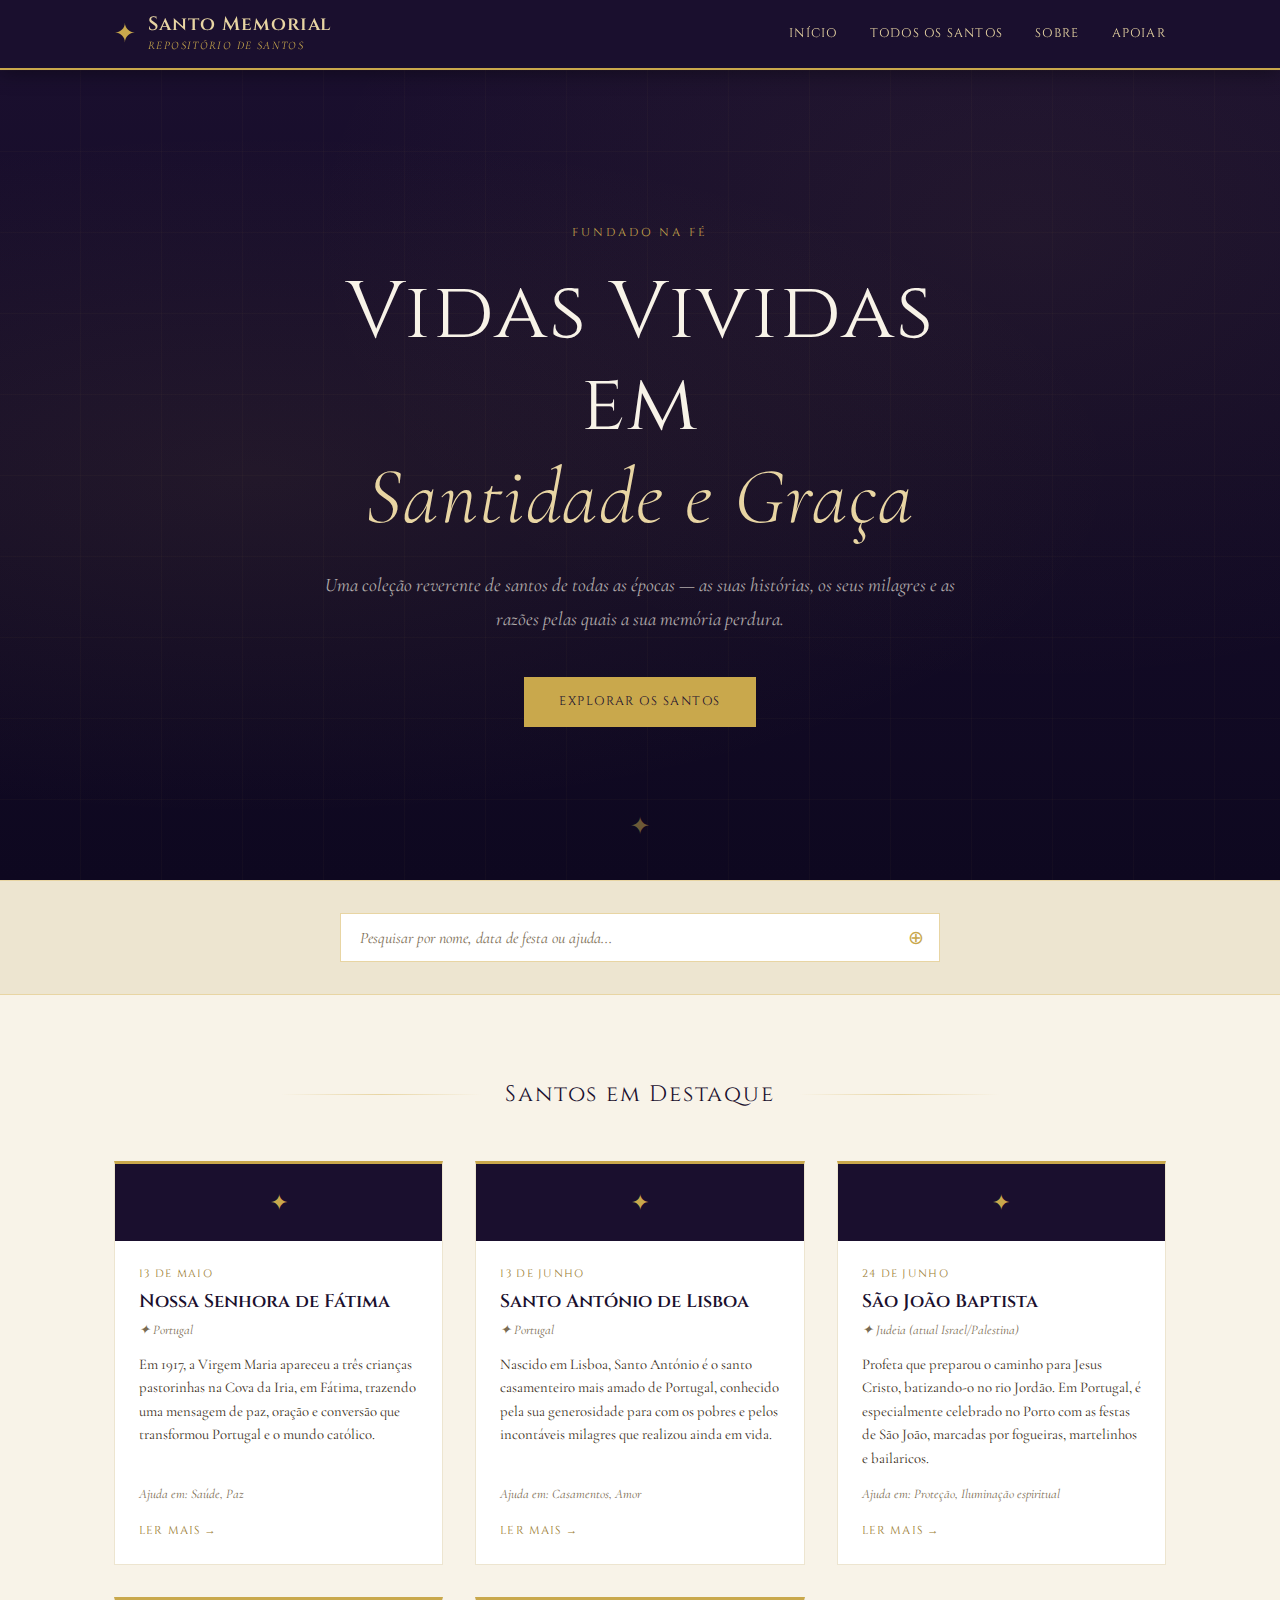
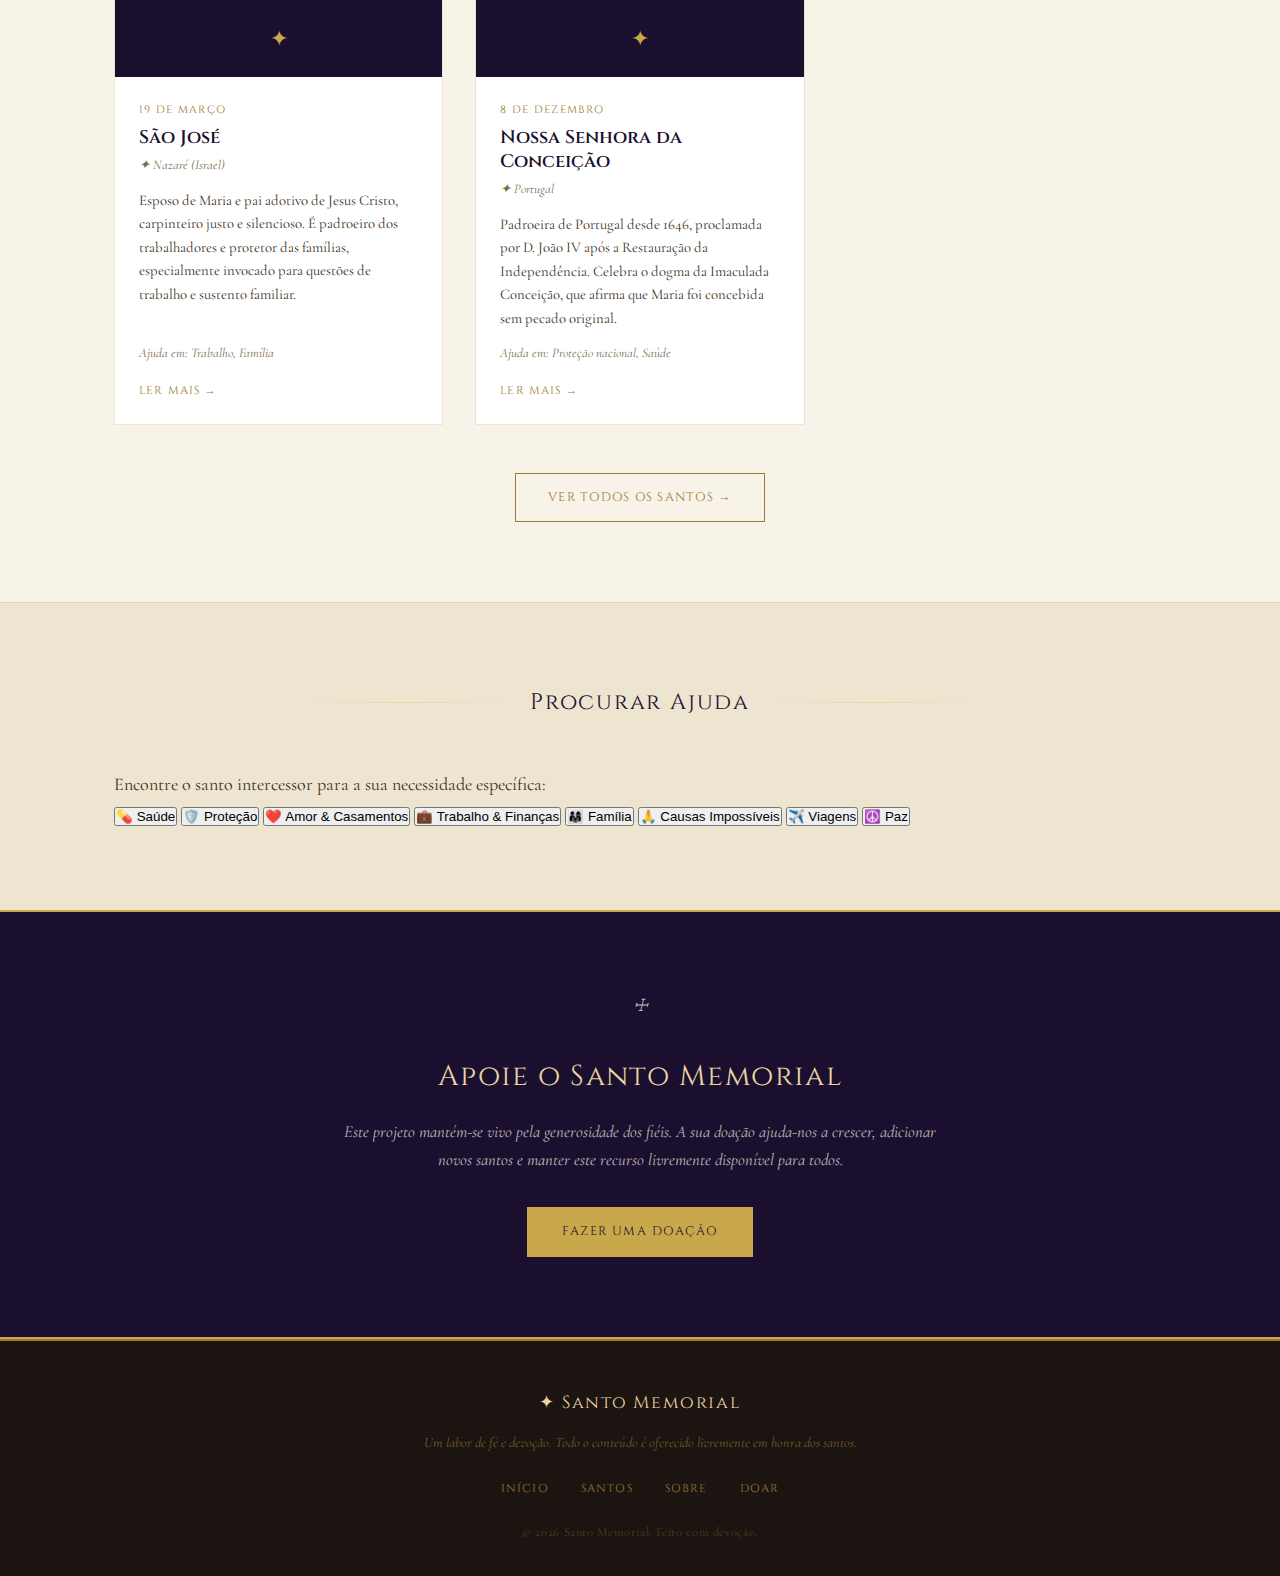
<file: index.html>
<!DOCTYPE html>
<html lang="pt">
<head>
  <meta charset="UTF-8" />
  <meta name="viewport" content="width=device-width, initial-scale=1.0"/>
  <title>Santo Memorial – Repositório de Santos</title>
  <meta name="description" content="Santo Memorial é uma coleção reverente de santos, as suas histórias e o legado duradouro através dos tempos."/>
  <link rel="stylesheet" href="style.css"/>
  <link rel="preconnect" href="https://fonts.googleapis.com"/>
  <link href="https://fonts.googleapis.com/css2?family=Cormorant+Garamond:ital,wght@0,300;0,400;0,600;1,300;1,400&family=Cinzel:wght@400;600&family=EB+Garamond:ital@0;1&display=swap" rel="stylesheet"/>
</head>
<body>

  <!-- CABEÇALHO -->
  <header class="site-header">
    <div class="header-inner">
      <div class="logo-block">
        <span class="logo-cross">✦</span>
        <div>
          <h1 class="site-title">Santo Memorial</h1>
          <p class="site-tagline">Repositório de Santos</p>
        </div>
      </div>
      <nav class="main-nav">
        <a href="index.html">Início</a>
        <a href="saints.html">Todos os Santos</a>
        <a href="about.html">Sobre</a>
        <a href="donate.html">Apoiar</a>
      </nav>
      <button class="nav-toggle" onclick="toggleMenu()" aria-label="Menu">☰</button>
    </div>
    <div class="mobile-nav" id="mobileNav">
      <a href="index.html">Início</a>
      <a href="saints.html">Todos os Santos</a>
      <a href="about.html">Sobre</a>
      <a href="donate.html">Apoiar</a>
    </div>
  </header>

  <!-- HERO -->
  <section class="hero">
    <div class="hero-bg"></div>
    <div class="hero-content">
      <p class="hero-eyebrow">Fundado na Fé</p>
      <h2 class="hero-title">Vidas Vividas em<br/><em>Santidade e Graça</em></h2>
      <p class="hero-subtitle">Uma coleção reverente de santos de todas as épocas — as suas histórias, os seus milagres e as razões pelas quais a sua memória perdura.</p>
      <a href="saints.html" class="btn-primary">Explorar os Santos</a>
    </div>
    <div class="hero-ornament">✦</div>
  </section>

  <!-- BARRA DE PESQUISA -->
  <section class="search-section">
    <div class="container">
      <div class="search-wrap">
        <input type="text" id="searchInput" placeholder="Pesquisar por nome, data de festa ou ajuda..." oninput="searchSaints()" />
        <span class="search-icon">⊕</span>
      </div>
      <div id="searchResults" class="search-results hidden"></div>
    </div>
  </section>

  <!-- SANTOS EM DESTAQUE -->
  <section class="featured-section">
    <div class="container">
      <div class="section-header">
        <span class="section-rule"></span>
        <h2 class="section-title">Santos em Destaque</h2>
        <span class="section-rule"></span>
      </div>
      <div class="saints-grid" id="featuredGrid">
        <!-- Preenchido por JS -->
      </div>
      <div class="center-btn">
        <a href="saints.html" class="btn-secondary">Ver Todos os Santos →</a>
      </div>
    </div>
  </section>

  <!-- FILTRO POR CATEGORIA DE AJUDA -->
  <section class="filter-section">
    <div class="container">
      <div class="section-header">
        <span class="section-rule"></span>
        <h2 class="section-title">Procurar Ajuda</h2>
        <span class="section-rule"></span>
      </div>
      <p class="help-intro">Encontre o santo intercessor para a sua necessidade específica:</p>
      <div class="category-grid">
        <button onclick="filterByCategory('Saúde')">💊 Saúde</button>
        <button onclick="filterByCategory('Proteção')">🛡️ Proteção</button>
        <button onclick="filterByCategory('Amor')">❤️ Amor & Casamentos</button>
        <button onclick="filterByCategory('Trabalho')">💼 Trabalho & Finanças</button>
        <button onclick="filterByCategory('Família')">👨‍👩‍👧 Família</button>
        <button onclick="filterByCategory('Causas impossíveis')">🙏 Causas Impossíveis</button>
        <button onclick="filterByCategory('Viagens')">✈️ Viagens</button>
        <button onclick="filterByCategory('Paz')">☮️ Paz</button>
      </div>
      <div class="saints-grid" id="categoryGrid"></div>
    </div>
  </section>

  <!-- BANNER DE DOAÇÃO -->
  <section class="donate-banner">
    <div class="container">
      <p class="donate-icon">☩</p>
      <h3>Apoie o Santo Memorial</h3>
      <p>Este projeto mantém-se vivo pela generosidade dos fiéis. A sua doação ajuda-nos a crescer, adicionar novos santos e manter este recurso livremente disponível para todos.</p>
      <a href="donate.html" class="btn-primary">Fazer uma Doação</a>
    </div>
  </section>

  <!-- RODAPÉ -->
  <footer class="site-footer">
    <div class="container">
      <div class="footer-logo">✦ Santo Memorial</div>
      <p class="footer-text">Um labor de fé e devoção. Todo o conteúdo é oferecido livremente em honra dos santos.</p>
      <div class="footer-links">
        <a href="index.html">Início</a>
        <a href="saints.html">Santos</a>
        <a href="about.html">Sobre</a>
        <a href="donate.html">Doar</a>
      </div>
      <p class="footer-copy">© <span id="year"></span> Santo Memorial. Feito com devoção.</p>
    </div>
  </footer>

  <script src="saints-data.js"></script>
  <script src="app.js"></script>
  <script>document.getElementById('year').textContent = new Date().getFullYear();</script>
</body>
</html>
</file>
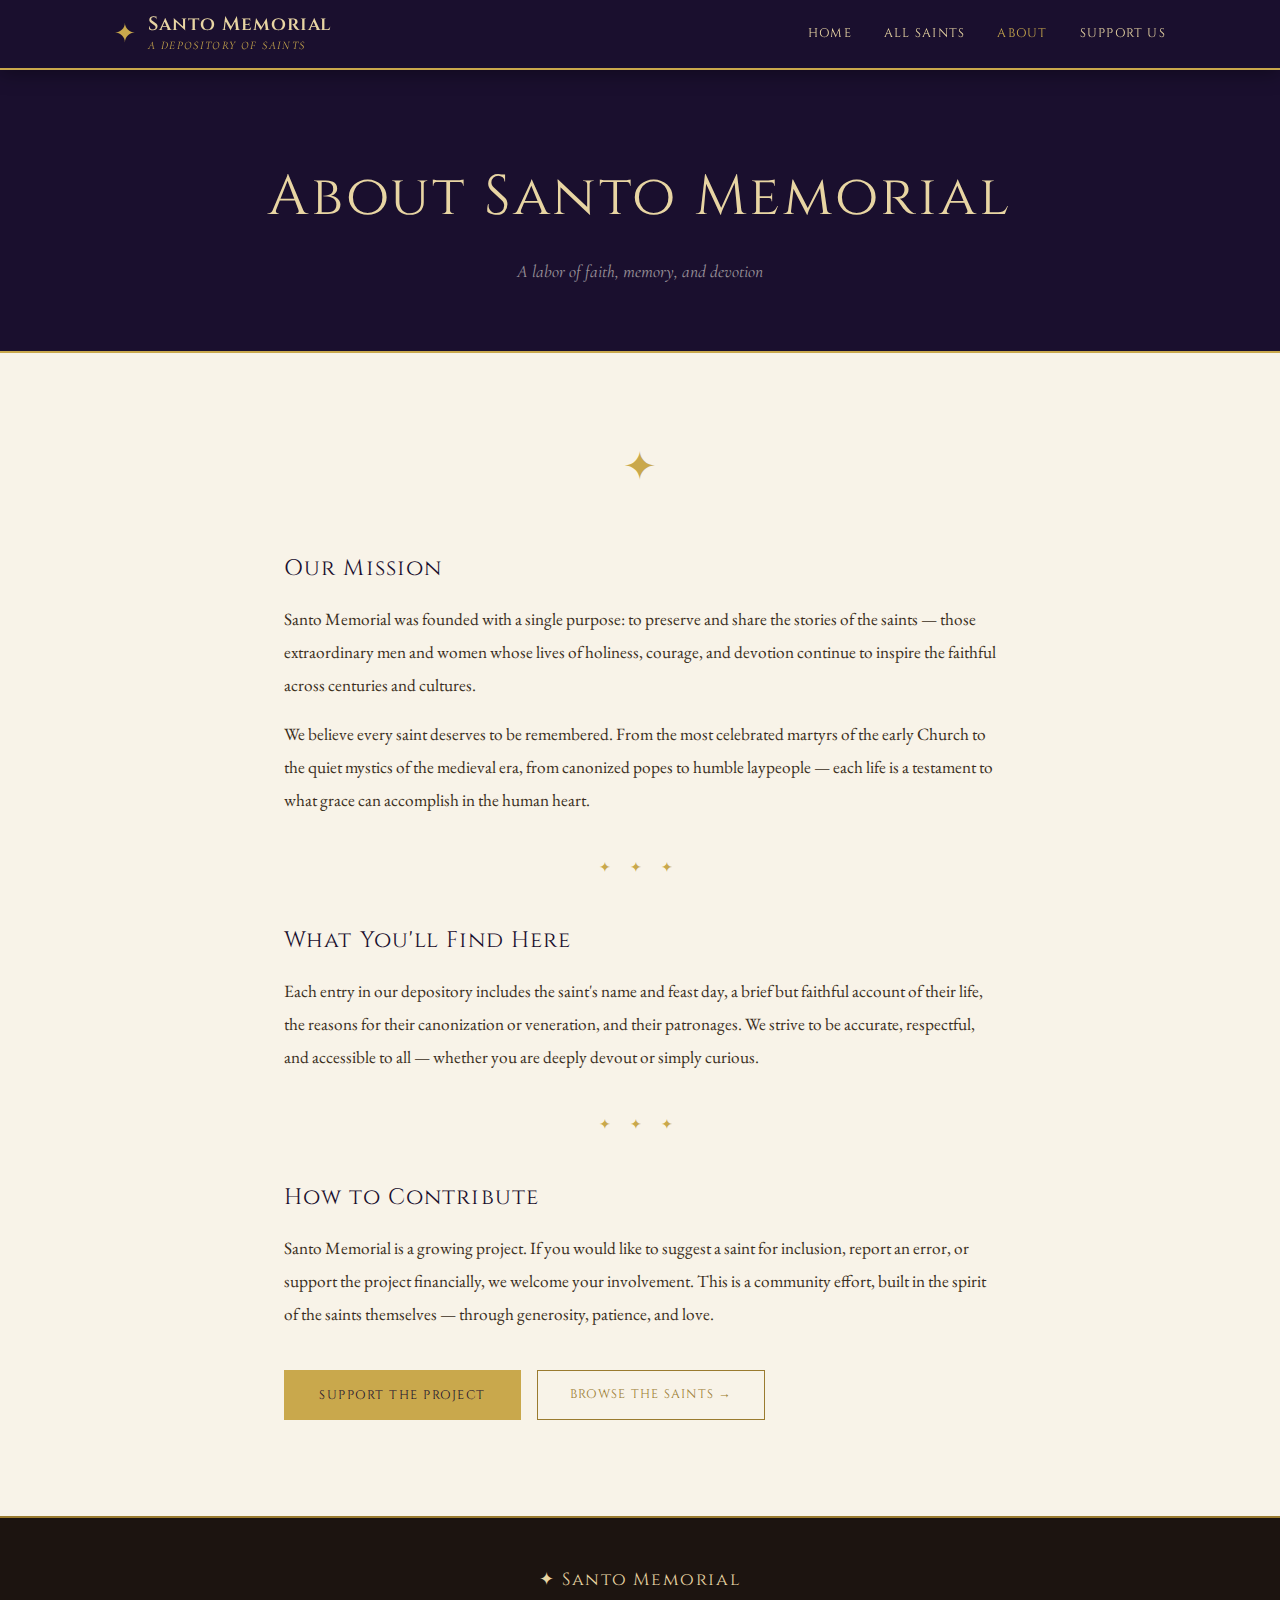
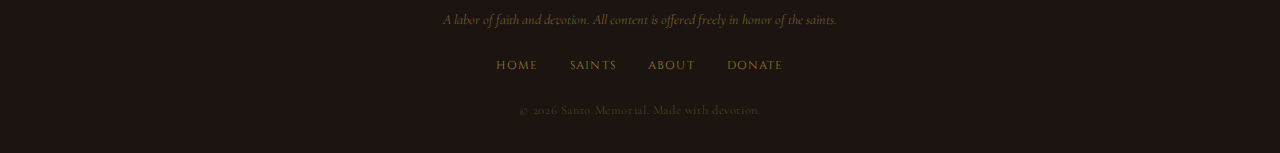
<file: about.html>
<!DOCTYPE html>
<html lang="en">
<head>
  <meta charset="UTF-8" />
  <meta name="viewport" content="width=device-width, initial-scale=1.0"/>
  <title>About – Santo Memorial</title>
  <link rel="stylesheet" href="style.css"/>
  <link rel="preconnect" href="https://fonts.googleapis.com"/>
  <link href="https://fonts.googleapis.com/css2?family=Cormorant+Garamond:ital,wght@0,300;0,400;0,600;1,300;1,400&family=Cinzel:wght@400;600&family=EB+Garamond:ital@0;1&display=swap" rel="stylesheet"/>
</head>
<body>

  <header class="site-header">
    <div class="header-inner">
      <div class="logo-block">
        <span class="logo-cross">✦</span>
        <div>
          <h1 class="site-title">Santo Memorial</h1>
          <p class="site-tagline">A Depository of Saints</p>
        </div>
      </div>
      <nav class="main-nav">
        <a href="index.html">Home</a>
        <a href="saints.html">All Saints</a>
        <a href="about.html" class="active">About</a>
        <a href="donate.html">Support Us</a>
      </nav>
      <button class="nav-toggle" onclick="toggleMenu()" aria-label="Menu">☰</button>
    </div>
    <div class="mobile-nav" id="mobileNav">
      <a href="index.html">Home</a>
      <a href="saints.html">All Saints</a>
      <a href="about.html">About</a>
      <a href="donate.html">Support Us</a>
    </div>
  </header>

  <section class="page-hero">
    <h2 class="page-hero-title">About Santo Memorial</h2>
    <p class="page-hero-sub">A labor of faith, memory, and devotion</p>
  </section>

  <section class="about-section">
    <div class="container about-container">

      <div class="about-ornament">✦</div>

      <div class="about-content">
        <h2>Our Mission</h2>
        <p>Santo Memorial was founded with a single purpose: to preserve and share the stories of the saints — those extraordinary men and women whose lives of holiness, courage, and devotion continue to inspire the faithful across centuries and cultures.</p>

        <p>We believe every saint deserves to be remembered. From the most celebrated martyrs of the early Church to the quiet mystics of the medieval era, from canonized popes to humble laypeople — each life is a testament to what grace can accomplish in the human heart.</p>

        <div class="about-divider">✦ ✦ ✦</div>

        <h2>What You'll Find Here</h2>
        <p>Each entry in our depository includes the saint's name and feast day, a brief but faithful account of their life, the reasons for their canonization or veneration, and their patronages. We strive to be accurate, respectful, and accessible to all — whether you are deeply devout or simply curious.</p>

        <div class="about-divider">✦ ✦ ✦</div>

        <h2>How to Contribute</h2>
        <p>Santo Memorial is a growing project. If you would like to suggest a saint for inclusion, report an error, or support the project financially, we welcome your involvement. This is a community effort, built in the spirit of the saints themselves — through generosity, patience, and love.</p>

        <div class="about-ctas">
          <a href="donate.html" class="btn-primary">Support the Project</a>
          <a href="saints.html" class="btn-secondary">Browse the Saints →</a>
        </div>
      </div>

    </div>
  </section>

  <footer class="site-footer">
    <div class="container">
      <div class="footer-logo">✦ Santo Memorial</div>
      <p class="footer-text">A labor of faith and devotion. All content is offered freely in honor of the saints.</p>
      <div class="footer-links">
        <a href="index.html">Home</a>
        <a href="saints.html">Saints</a>
        <a href="about.html">About</a>
        <a href="donate.html">Donate</a>
      </div>
      <p class="footer-copy">© <span id="year"></span> Santo Memorial. Made with devotion.</p>
    </div>
  </footer>

  <script src="saints-data.js"></script>
  <script src="app.js"></script>
  <script>document.getElementById('year').textContent = new Date().getFullYear();</script>
</body>
</html>
</file>
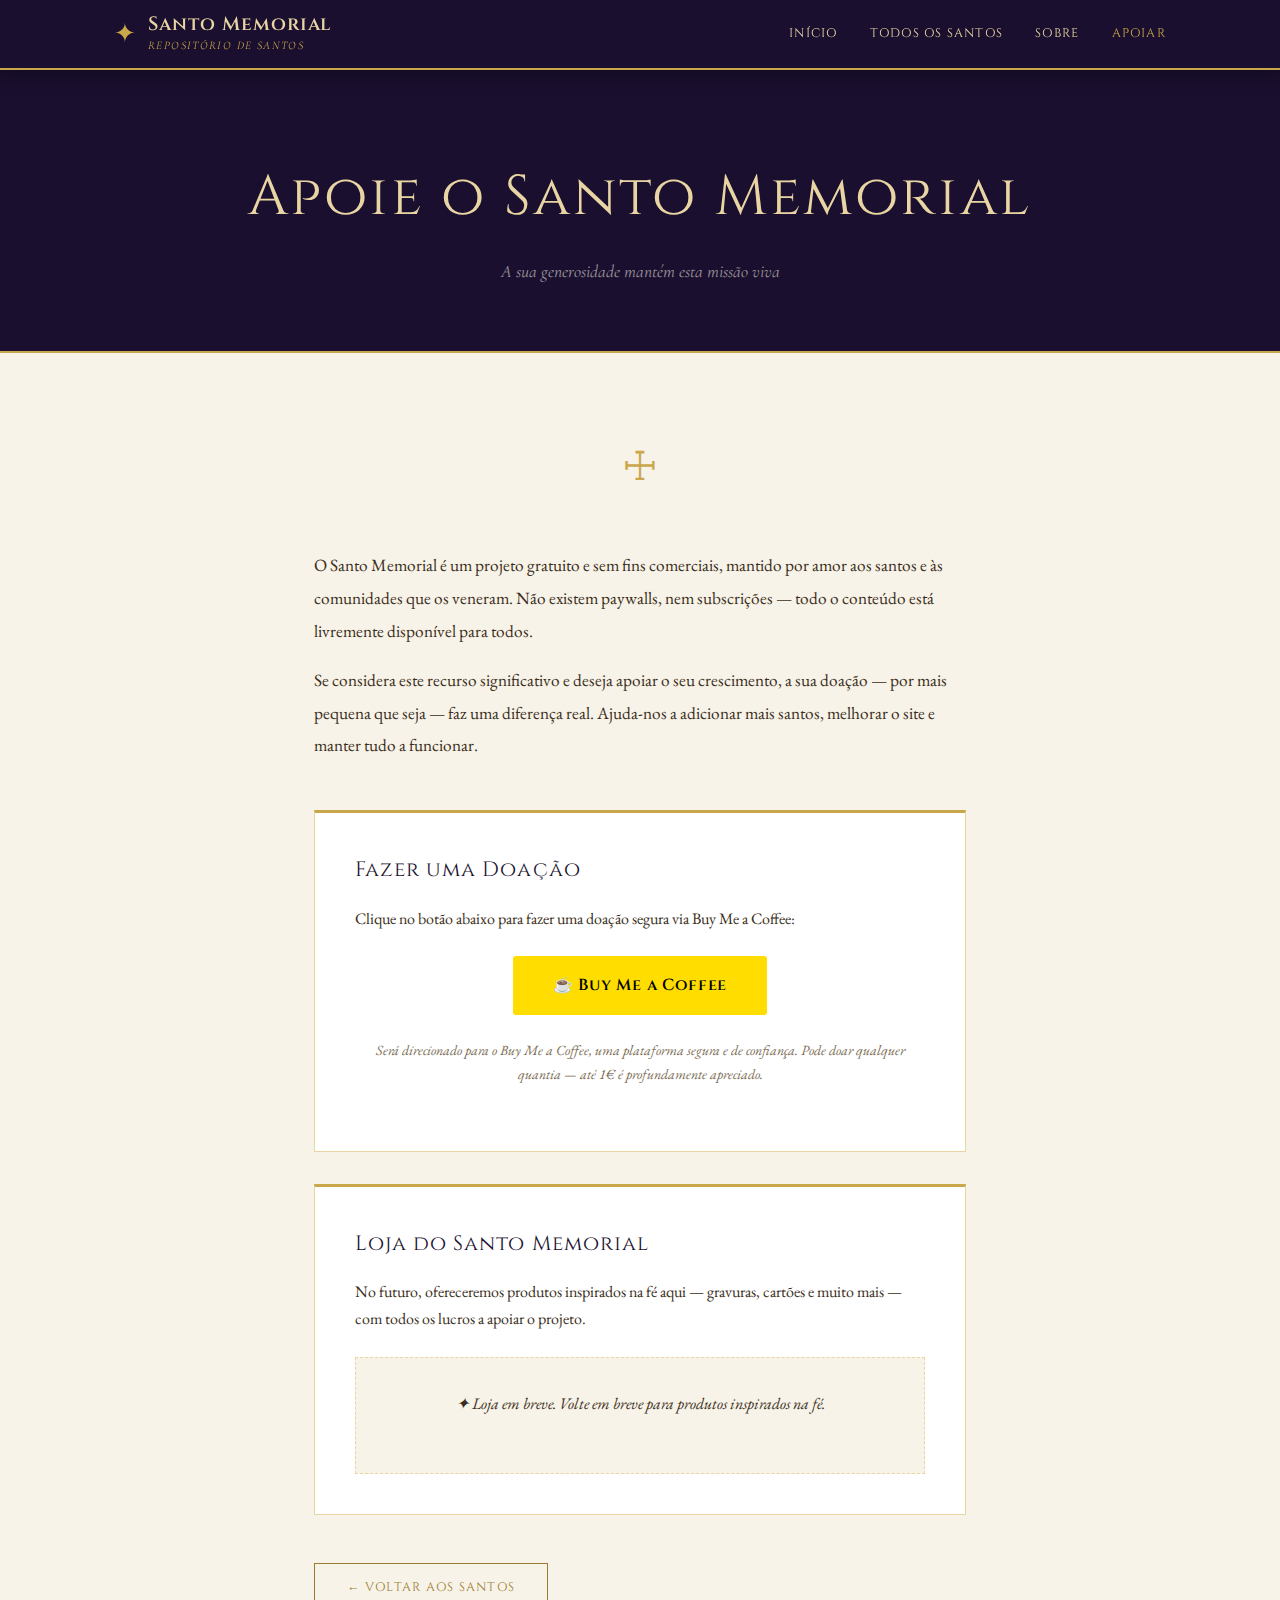
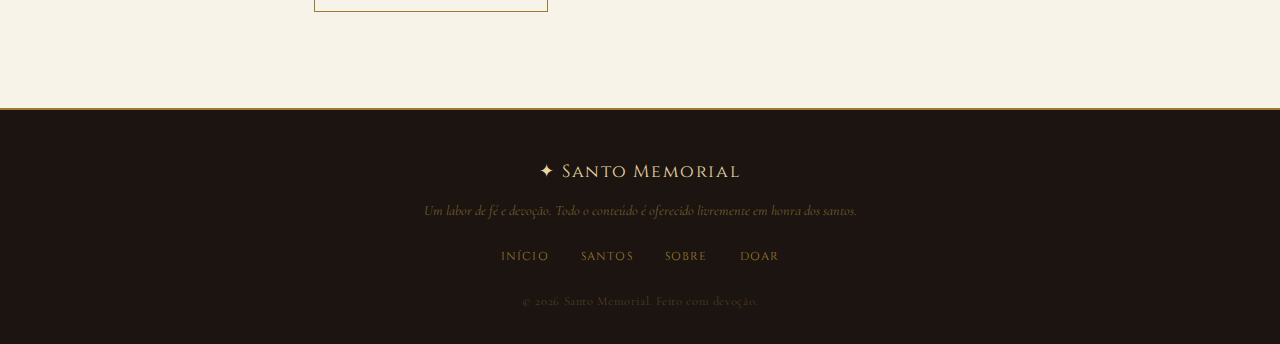
<file: donate.html>
<!DOCTYPE html>
<html lang="pt">
<head>
  <meta charset="UTF-8" />
  <meta name="viewport" content="width=device-width, initial-scale=1.0"/>
  <title>Apoiar – Santo Memorial</title>
  <link rel="stylesheet" href="style.css"/>
  <link rel="preconnect" href="https://fonts.googleapis.com"/>
  <link href="https://fonts.googleapis.com/css2?family=Cormorant+Garamond:ital,wght@0,300;0,400;0,600;1,300;1,400&family=Cinzel:wght@400;600&family=EB+Garamond:ital@0;1&display=swap" rel="stylesheet"/>
</head>
<body>

  <header class="site-header">
    <div class="header-inner">
      <div class="logo-block">
        <span class="logo-cross">✦</span>
        <div>
          <h1 class="site-title">Santo Memorial</h1>
          <p class="site-tagline">Repositório de Santos</p>
        </div>
      </div>
      <nav class="main-nav">
        <a href="index.html">Início</a>
        <a href="saints.html">Todos os Santos</a>
        <a href="about.html">Sobre</a>
        <a href="donate.html" class="active">Apoiar</a>
      </nav>
      <button class="nav-toggle" onclick="toggleMenu()" aria-label="Menu">☰</button>
    </div>
    <div class="mobile-nav" id="mobileNav">
      <a href="index.html">Início</a>
      <a href="saints.html">Todos os Santos</a>
      <a href="about.html">Sobre</a>
      <a href="donate.html">Apoiar</a>
    </div>
  </header>

  <section class="page-hero">
    <h2 class="page-hero-title">Apoie o Santo Memorial</h2>
    <p class="page-hero-sub">A sua generosidade mantém esta missão viva</p>
  </section>

  <section class="donate-section">
    <div class="container donate-container">

      <div class="about-ornament">☩</div>

      <div class="donate-intro">
        <p>O Santo Memorial é um projeto gratuito e sem fins comerciais, mantido por amor aos santos e às comunidades que os veneram. Não existem paywalls, nem subscrições — todo o conteúdo está livremente disponível para todos.</p>
        <p>Se considera este recurso significativo e deseja apoiar o seu crescimento, a sua doação — por mais pequena que seja — faz uma diferença real. Ajuda-nos a adicionar mais santos, melhorar o site e manter tudo a funcionar.</p>
      </div>

      <div class="donate-box">
        <h3>Fazer uma Doação</h3>
        <p>Clique no botão abaixo para fazer uma doação segura via Buy Me a Coffee:</p>

        <!-- ============================================================
             INSTRUÇÕES PARA GOMONTMI:
             1. Vá a https://www.buymeacoffee.com e crie uma conta GRATUITA
             2. Escolha um nome de página (ex: "santomemorial")
             3. Substitua YOUR_USERNAME abaixo pelo seu nome de utilizador real do Buy Me a Coffee
             4. Está feito! O botão funcionará automaticamente.
        =============================================================== -->

        <div class="bmac-wrap">
          <a href="https://www.buymeacoffee.com/YOUR_USERNAME" target="_blank" class="bmac-btn">
            ☕ Buy Me a Coffee
          </a>
        </div>

        <p class="donate-note">Será direcionado para o Buy Me a Coffee, uma plataforma segura e de confiança. Pode doar qualquer quantia — até 1€ é profundamente apreciado.</p>
      </div>

      <div class="donate-box" style="margin-top: 2rem;">
        <h3>Loja do Santo Memorial</h3>
        <p>No futuro, ofereceremos produtos inspirados na fé aqui — gravuras, cartões e muito mais — com todos os lucros a apoiar o projeto.</p>

        <!-- ============================================================
             INSTRUÇÕES PARA GOMONTMI (para a loja futura):
             1. Vá a https://gumroad.com e crie uma conta GRATUITA
             2. Adicione produtos (gravuras, cartões, etc.)
             3. Substitua o src do iframe abaixo pelo seu código de embed do Gumroad
             4. O Gumroad cobra uma pequena % por venda — sem taxa mensal
        =============================================================== -->

        <div class="shop-placeholder">
          <p>✦ Loja em breve. Volte em breve para produtos inspirados na fé.</p>
        </div>
      </div>

      <div class="about-ctas" style="margin-top: 3rem;">
        <a href="saints.html" class="btn-secondary">← Voltar aos Santos</a>
      </div>

    </div>
  </section>

  <footer class="site-footer">
    <div class="container">
      <div class="footer-logo">✦ Santo Memorial</div>
      <p class="footer-text">Um labor de fé e devoção. Todo o conteúdo é oferecido livremente em honra dos santos.</p>
      <div class="footer-links">
        <a href="index.html">Início</a>
        <a href="saints.html">Santos</a>
        <a href="about.html">Sobre</a>
        <a href="donate.html">Doar</a>
      </div>
      <p class="footer-copy">© <span id="year"></span> Santo Memorial. Feito com devoção.</p>
    </div>
  </footer>

  <script src="saints-data.js"></script>
  <script src="app.js"></script>
  <script>document.getElementById('year').textContent = new Date().getFullYear();</script>
</body>
</html>
</file>
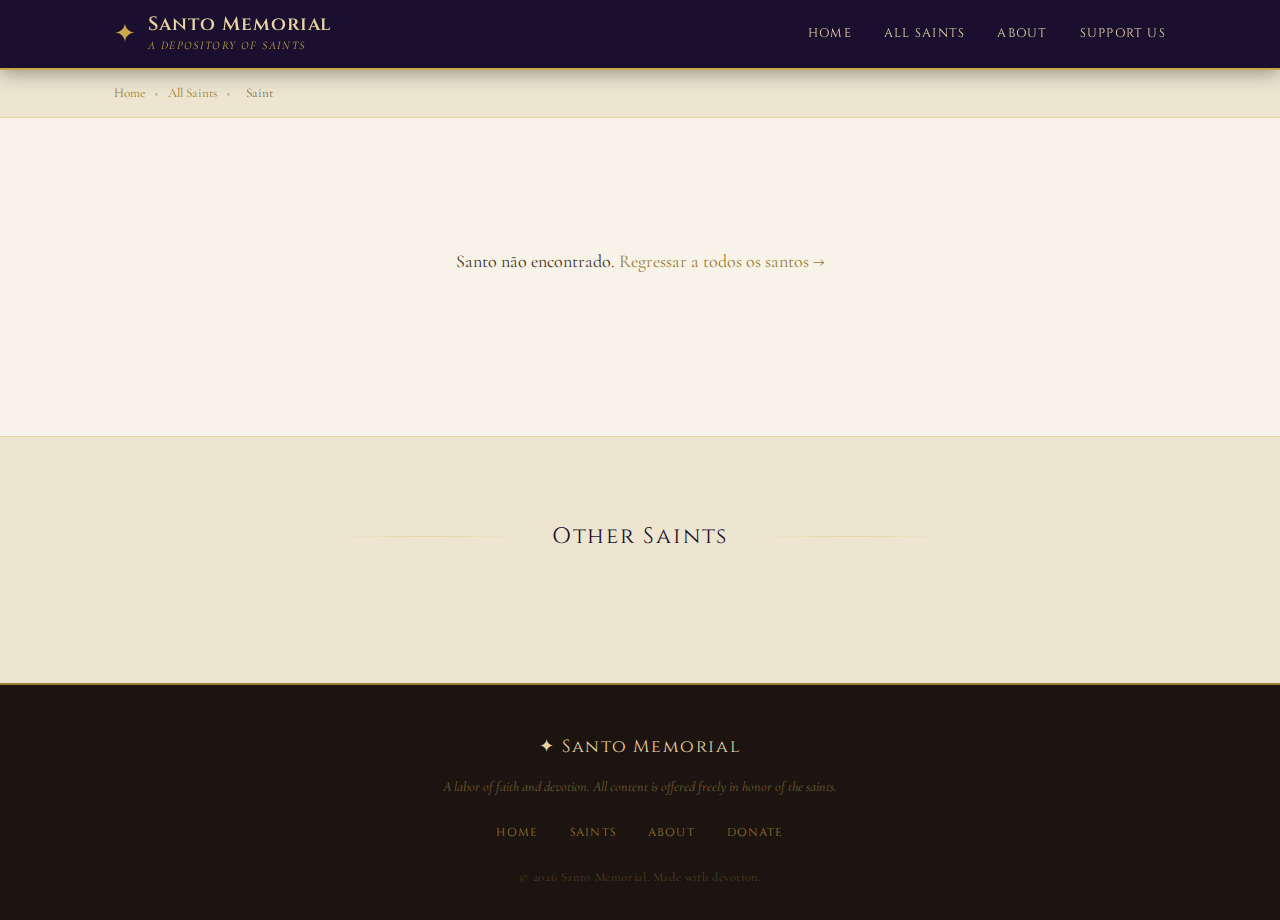
<file: saint.html>
<!DOCTYPE html>
<html lang="en">
<head>
  <meta charset="UTF-8" />
  <meta name="viewport" content="width=device-width, initial-scale=1.0"/>
  <title id="pageTitle">Saint Profile – Santo Memorial</title>
  <link rel="stylesheet" href="style.css"/>
  <link rel="preconnect" href="https://fonts.googleapis.com"/>
  <link href="https://fonts.googleapis.com/css2?family=Cormorant+Garamond:ital,wght@0,300;0,400;0,600;1,300;1,400&family=Cinzel:wght@400;600&family=EB+Garamond:ital@0;1&display=swap" rel="stylesheet"/>
</head>
<body>

  <header class="site-header">
    <div class="header-inner">
      <div class="logo-block">
        <span class="logo-cross">✦</span>
        <div>
          <h1 class="site-title">Santo Memorial</h1>
          <p class="site-tagline">A Depository of Saints</p>
        </div>
      </div>
      <nav class="main-nav">
        <a href="index.html">Home</a>
        <a href="saints.html">All Saints</a>
        <a href="about.html">About</a>
        <a href="donate.html">Support Us</a>
      </nav>
      <button class="nav-toggle" onclick="toggleMenu()" aria-label="Menu">☰</button>
    </div>
    <div class="mobile-nav" id="mobileNav">
      <a href="index.html">Home</a>
      <a href="saints.html">All Saints</a>
      <a href="about.html">About</a>
      <a href="donate.html">Support Us</a>
    </div>
  </header>

  <div class="breadcrumb">
    <div class="container">
      <a href="index.html">Home</a> <span>›</span>
      <a href="saints.html">All Saints</a> <span>›</span>
      <span id="breadcrumbName">Saint</span>
    </div>
  </div>

  <main class="saint-profile" id="saintProfile">
    <!-- Populated by JS -->
  </main>

  <!-- RELATED SAINTS -->
  <section class="related-section">
    <div class="container">
      <div class="section-header">
        <span class="section-rule"></span>
        <h2 class="section-title">Other Saints</h2>
        <span class="section-rule"></span>
      </div>
      <div class="saints-grid" id="relatedGrid"></div>
    </div>
  </section>

  <footer class="site-footer">
    <div class="container">
      <div class="footer-logo">✦ Santo Memorial</div>
      <p class="footer-text">A labor of faith and devotion. All content is offered freely in honor of the saints.</p>
      <div class="footer-links">
        <a href="index.html">Home</a>
        <a href="saints.html">Saints</a>
        <a href="about.html">About</a>
        <a href="donate.html">Donate</a>
      </div>
      <p class="footer-copy">© <span id="year"></span> Santo Memorial. Made with devotion.</p>
    </div>
  </footer>

  <script src="saints-data.js"></script>
  <script src="app.js"></script>
  <script>
    document.getElementById('year').textContent = new Date().getFullYear();
    loadSaintProfile();
  </script>
</body>
</html>
</file>
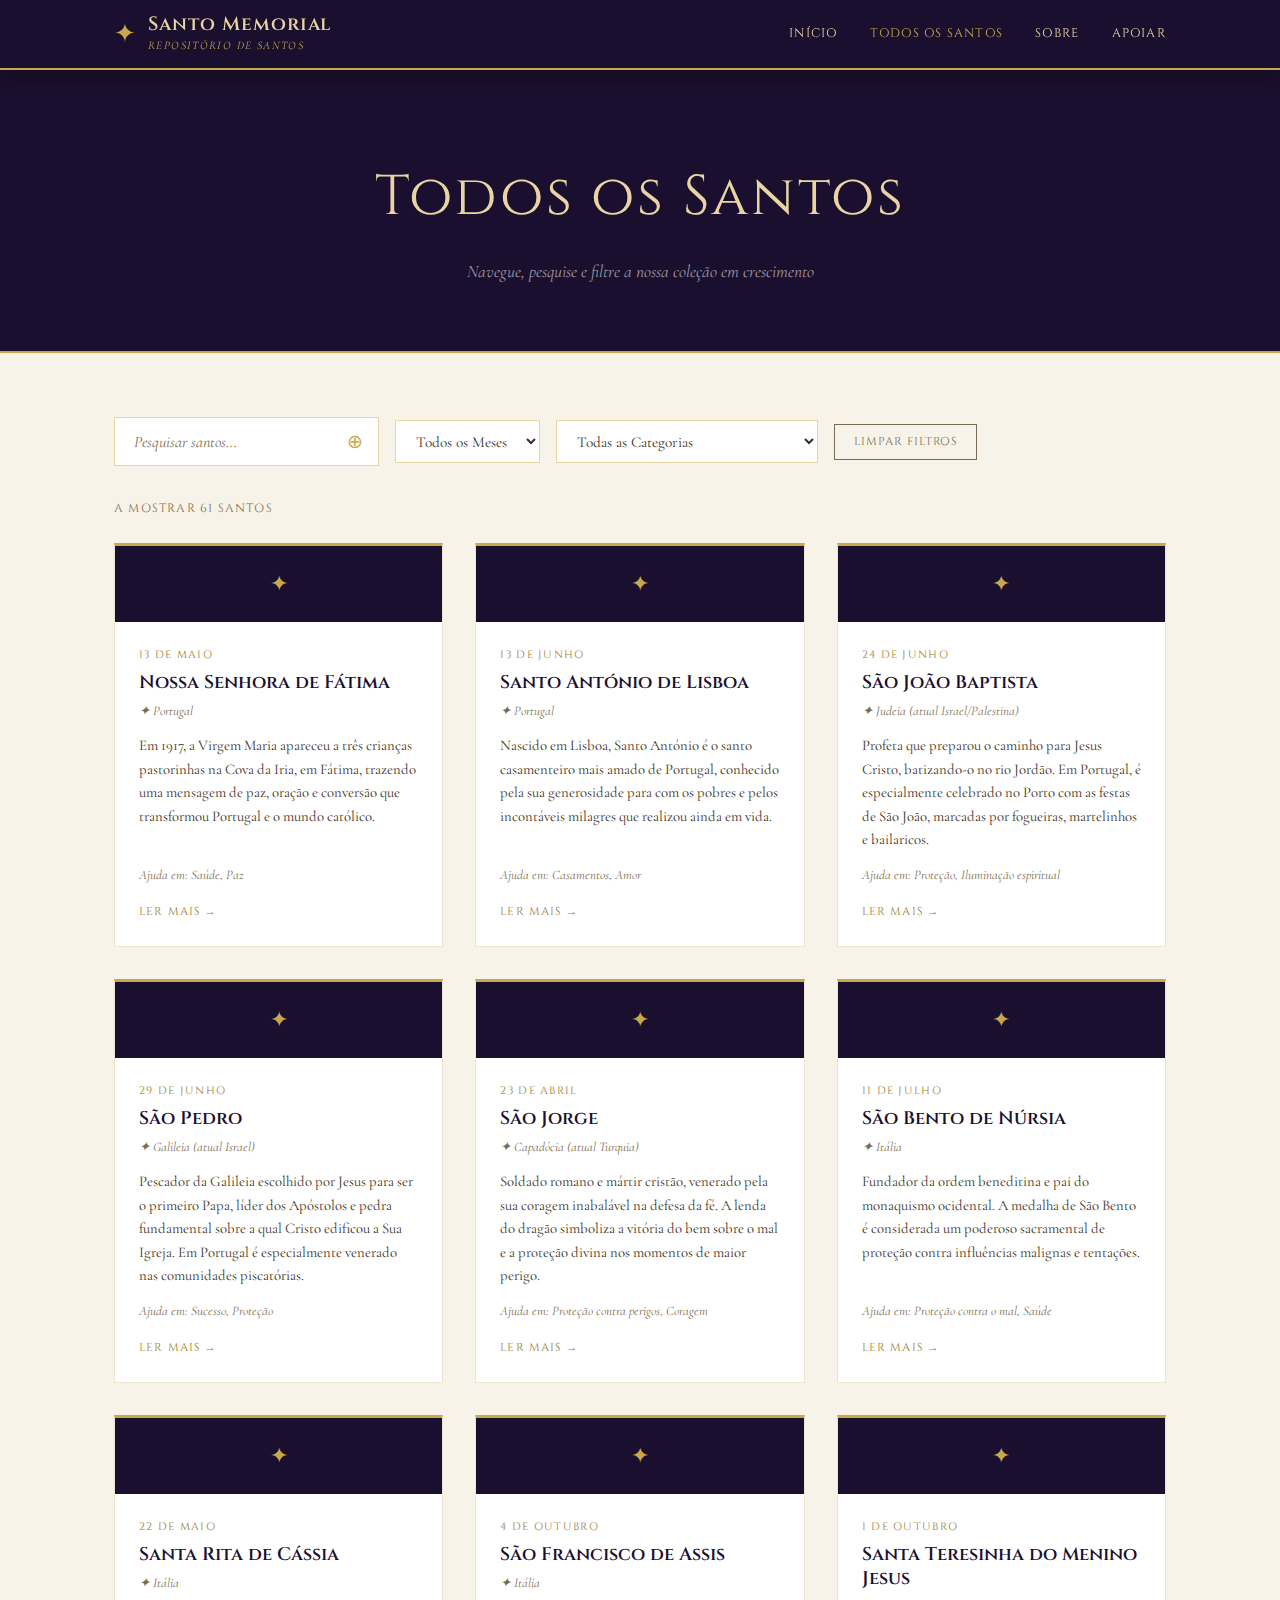
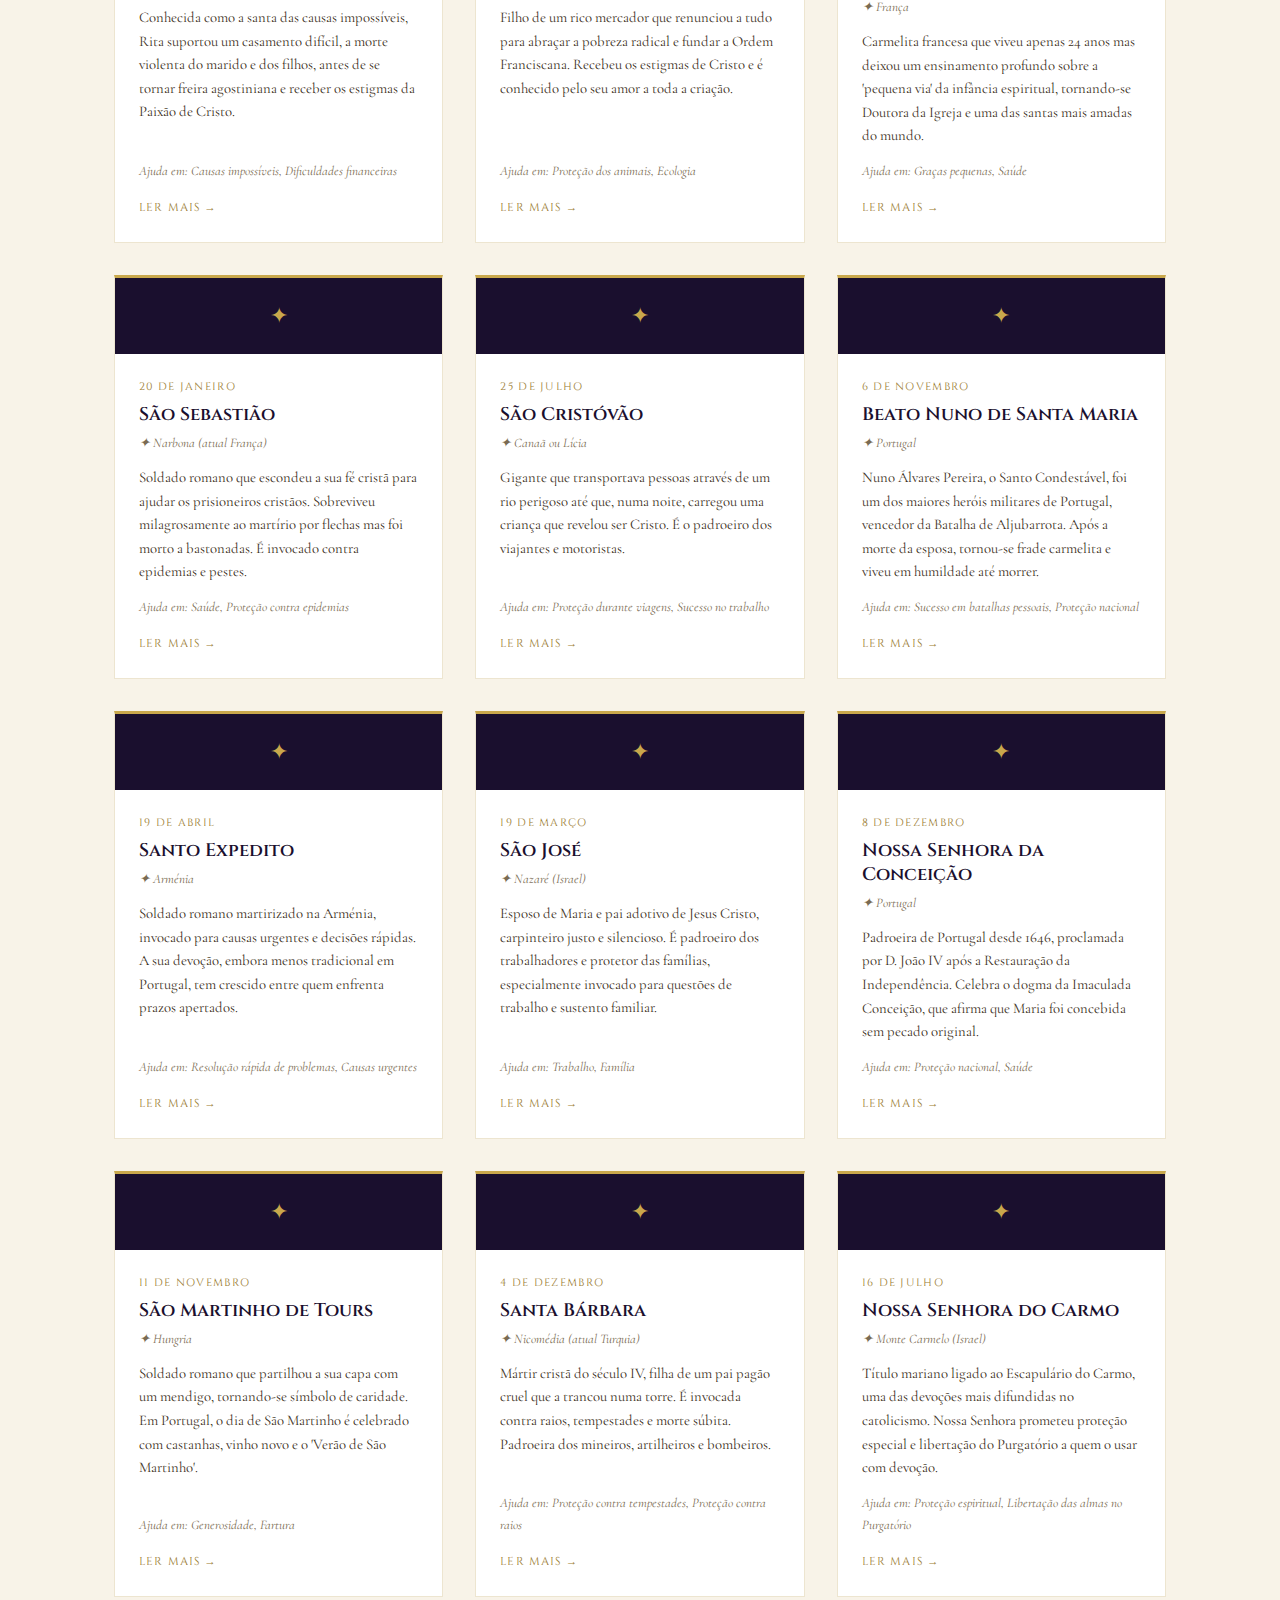
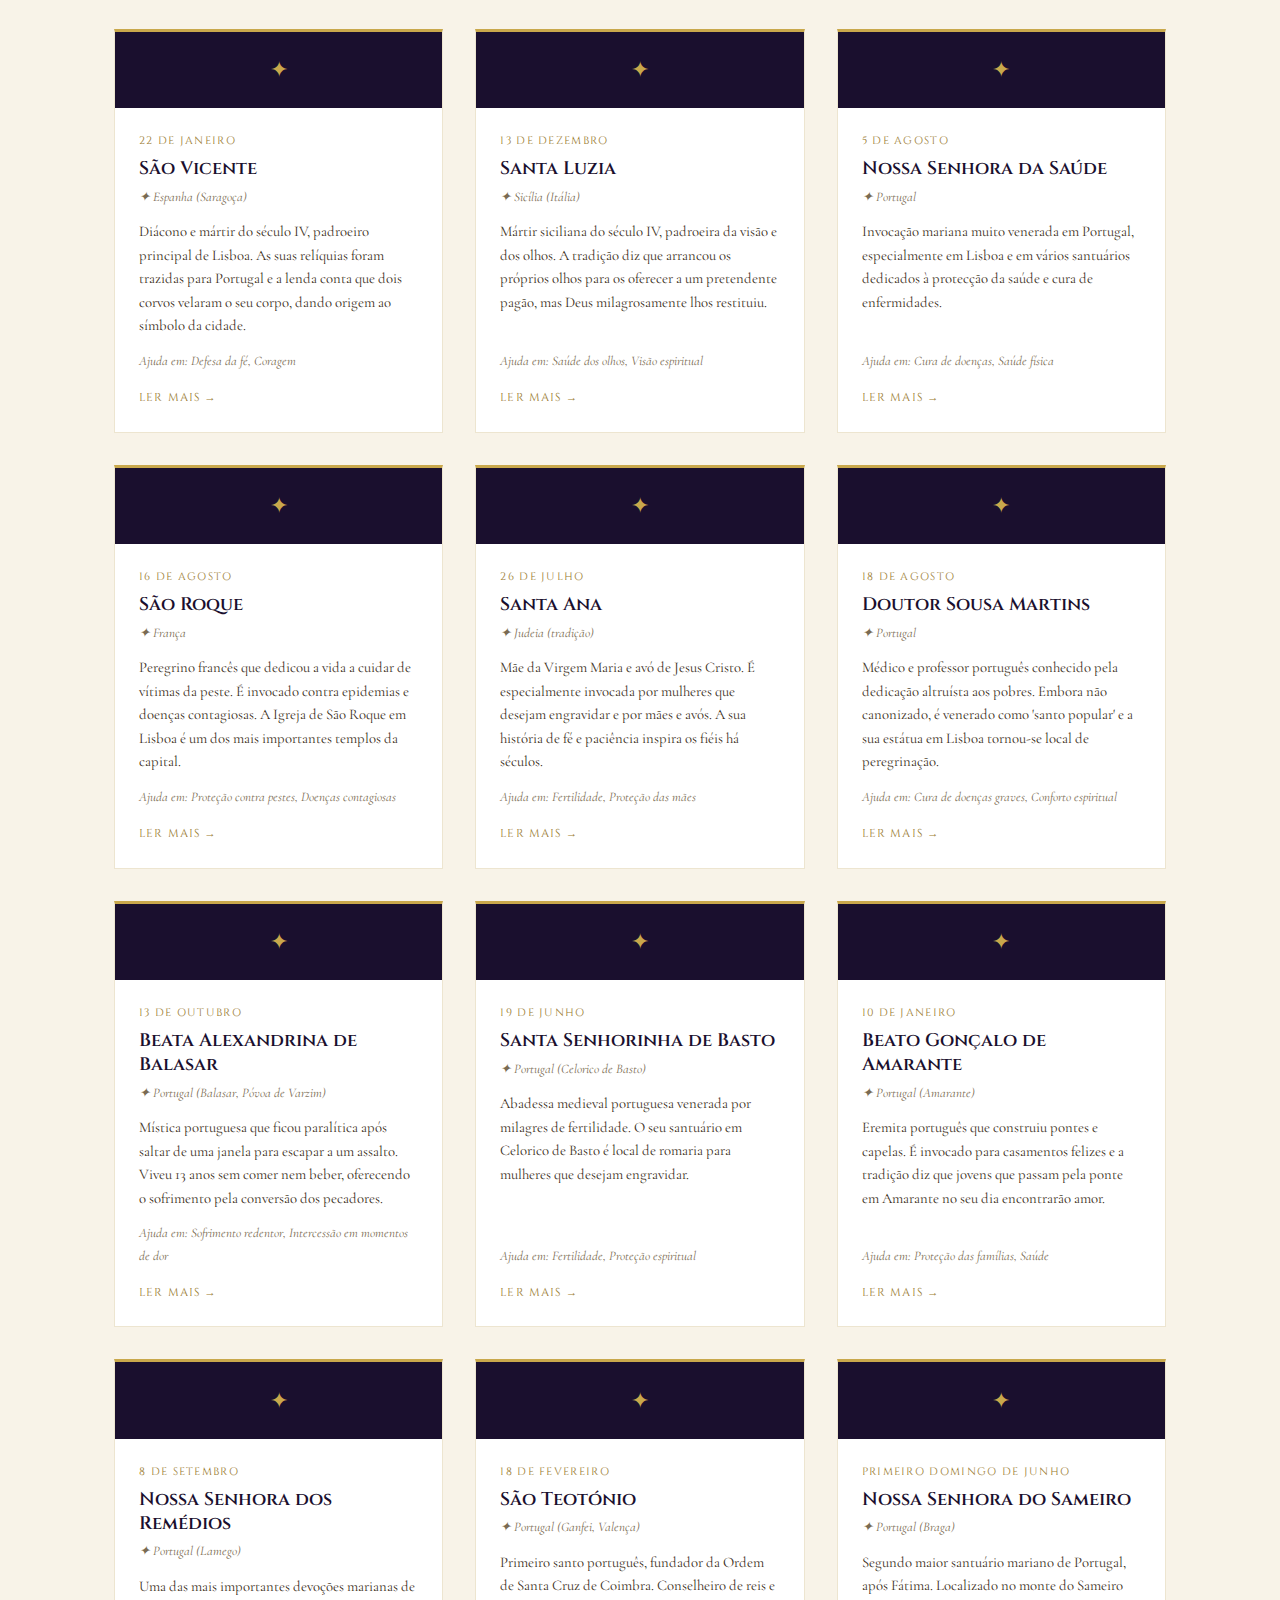
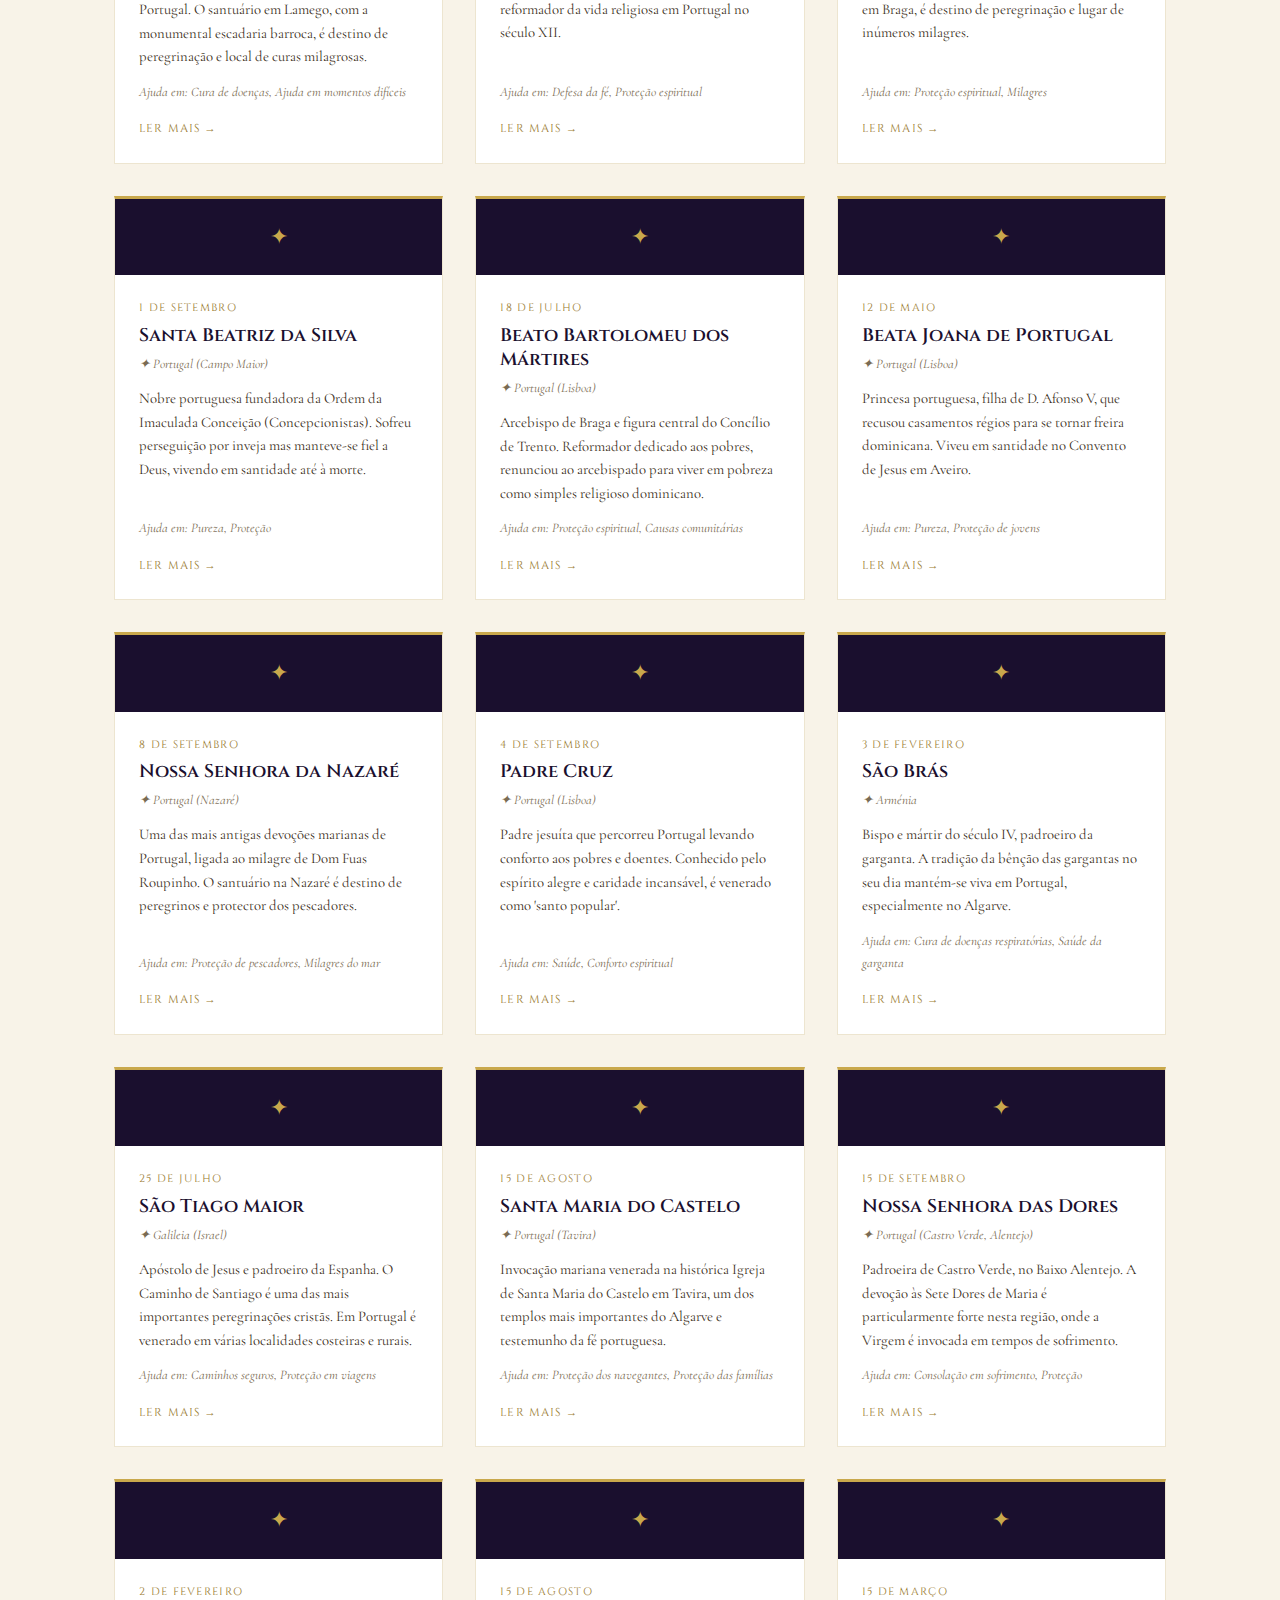
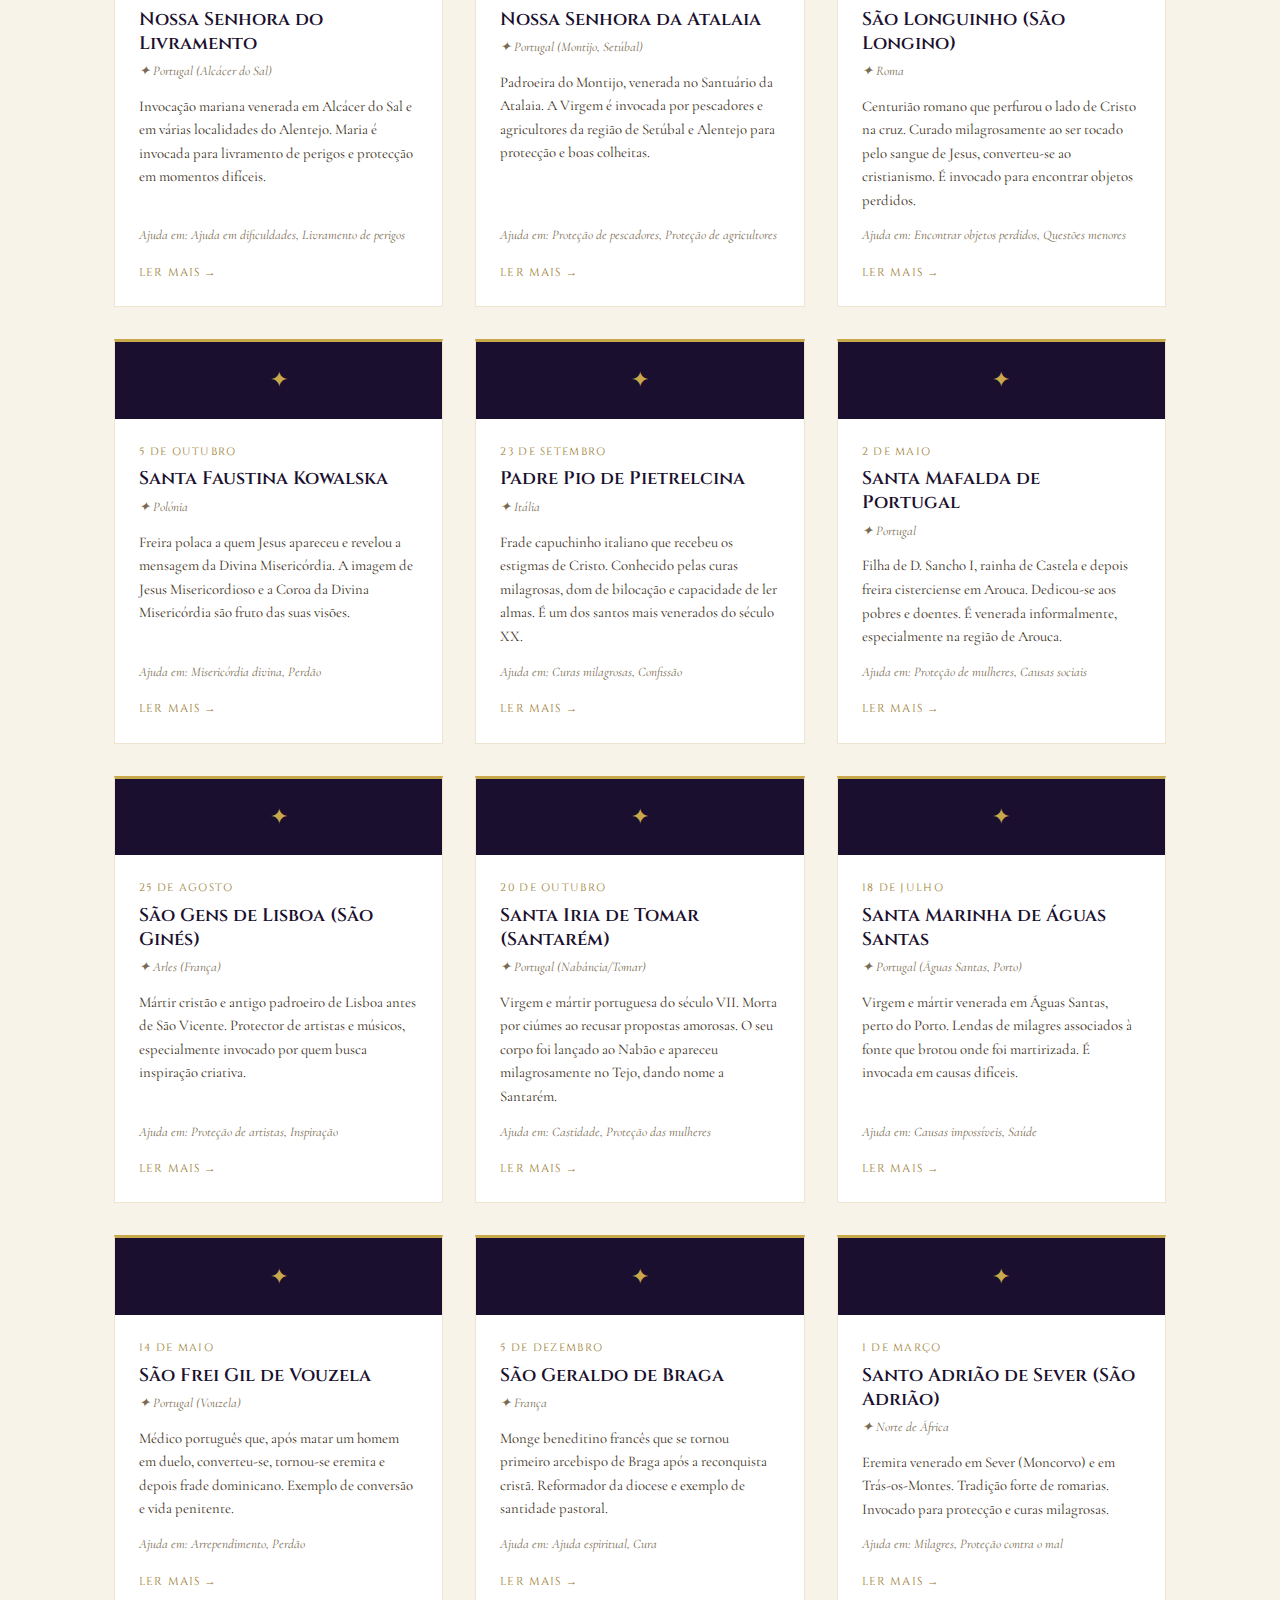
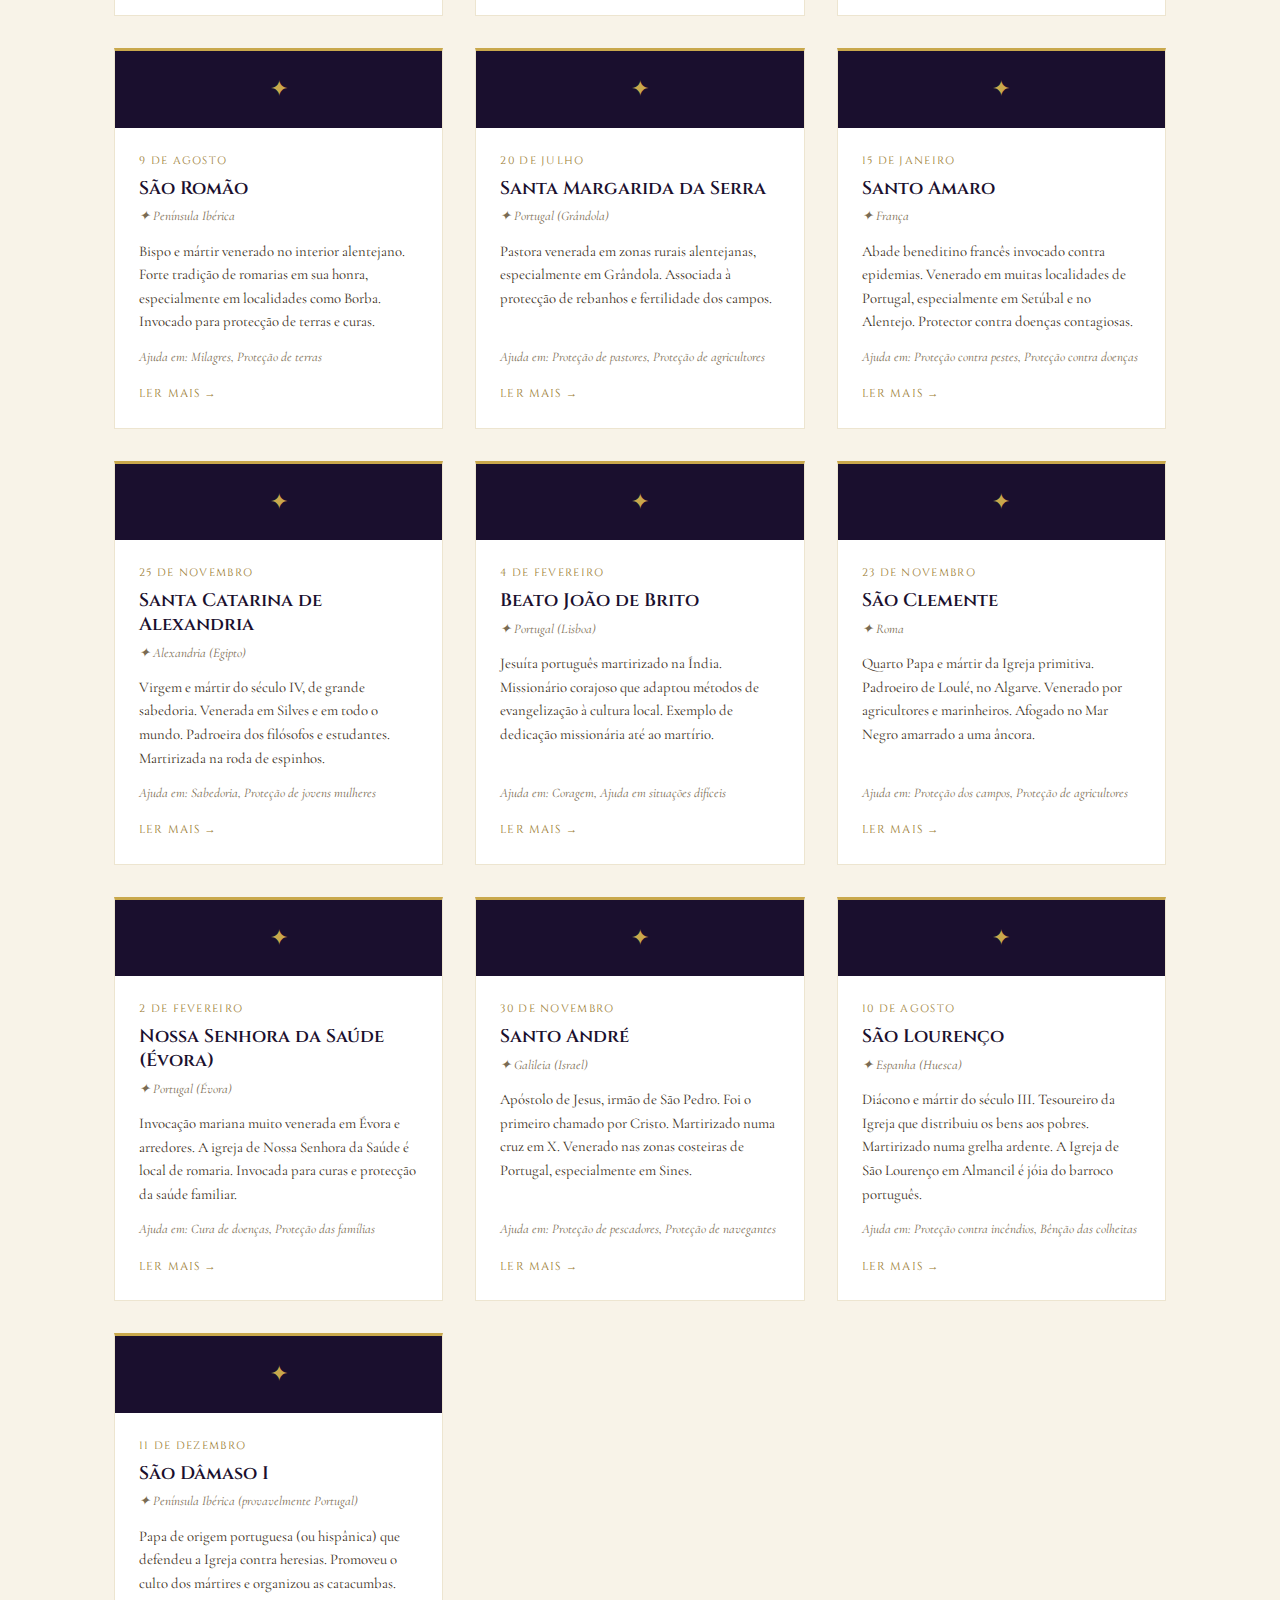
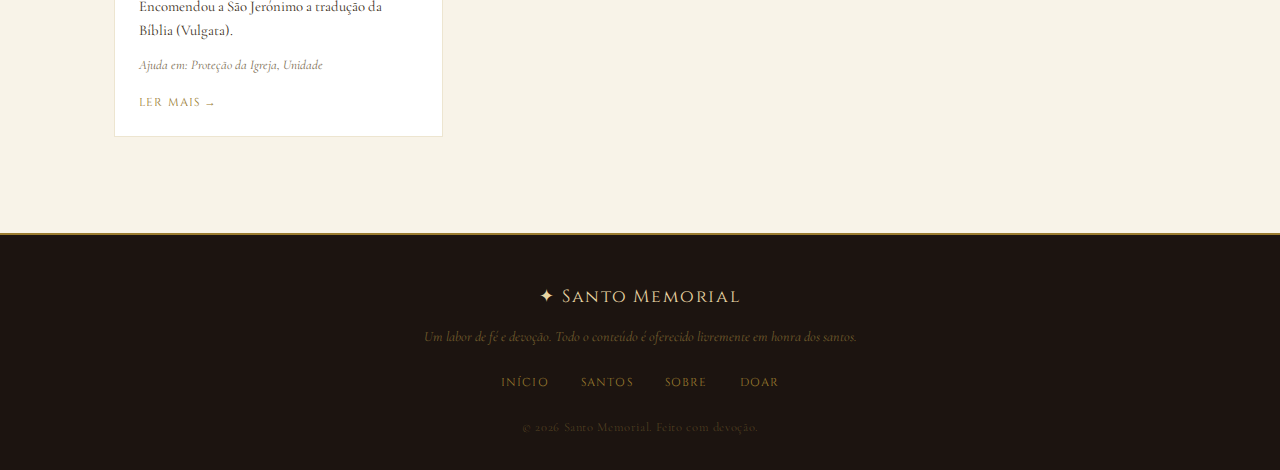
<file: saints.html>
<!DOCTYPE html>
<html lang="pt">
<head>
  <meta charset="UTF-8" />
  <meta name="viewport" content="width=device-width, initial-scale=1.0"/>
  <title>Todos os Santos – Santo Memorial</title>
  <meta name="description" content="Navegue pela coleção completa de santos no repositório Santo Memorial."/>
  <link rel="stylesheet" href="style.css"/>
  <link rel="preconnect" href="https://fonts.googleapis.com"/>
  <link href="https://fonts.googleapis.com/css2?family=Cormorant+Garamond:ital,wght@0,300;0,400;0,600;1,300;1,400&family=Cinzel:wght@400;600&family=EB+Garamond:ital@0;1&display=swap" rel="stylesheet"/>
</head>
<body>

  <header class="site-header">
    <div class="header-inner">
      <div class="logo-block">
        <span class="logo-cross">✦</span>
        <div>
          <h1 class="site-title">Santo Memorial</h1>
          <p class="site-tagline">Repositório de Santos</p>
        </div>
      </div>
      <nav class="main-nav">
        <a href="index.html">Início</a>
        <a href="saints.html" class="active">Todos os Santos</a>
        <a href="about.html">Sobre</a>
        <a href="donate.html">Apoiar</a>
      </nav>
      <button class="nav-toggle" onclick="toggleMenu()" aria-label="Menu">☰</button>
    </div>
    <div class="mobile-nav" id="mobileNav">
      <a href="index.html">Início</a>
      <a href="saints.html">Todos os Santos</a>
      <a href="about.html">Sobre</a>
      <a href="donate.html">Apoiar</a>
    </div>
  </header>

  <section class="page-hero">
    <h2 class="page-hero-title">Todos os Santos</h2>
    <p class="page-hero-sub">Navegue, pesquise e filtre a nossa coleção em crescimento</p>
  </section>

  <section class="saints-page-section">
    <div class="container">

      <!-- FILTROS -->
      <div class="filters-bar">
        <div class="search-wrap inline">
          <input type="text" id="searchInput" placeholder="Pesquisar santos..." oninput="searchSaints()" />
          <span class="search-icon">⊕</span>
        </div>
        <select id="monthFilter" onchange="filterSaintsPage()">
          <option value="">Todos os Meses</option>
          <option>janeiro</option><option>fevereiro</option><option>março</option>
          <option>abril</option><option>maio</option><option>junho</option>
          <option>julho</option><option>agosto</option><option>setembro</option>
          <option>outubro</option><option>novembro</option><option>dezembro</option>
        </select>
        <select id="categoryFilter" onchange="filterSaintsPage()">
          <option value="">Todas as Categorias</option>
        </select>
        <button onclick="resetFilters()" class="btn-reset">Limpar Filtros</button>
      </div>

      <p class="results-count" id="resultsCount"></p>

      <!-- GRELHA DE SANTOS -->
      <div class="saints-grid" id="allSaintsGrid"></div>

      <div class="empty-state hidden" id="emptyState">
        <p>✦ Nenhum santo encontrado com a sua pesquisa. Tente palavras diferentes.</p>
      </div>

    </div>
  </section>

  <footer class="site-footer">
    <div class="container">
      <div class="footer-logo">✦ Santo Memorial</div>
      <p class="footer-text">Um labor de fé e devoção. Todo o conteúdo é oferecido livremente em honra dos santos.</p>
      <div class="footer-links">
        <a href="index.html">Início</a>
        <a href="saints.html">Santos</a>
        <a href="about.html">Sobre</a>
        <a href="donate.html">Doar</a>
      </div>
      <p class="footer-copy">© <span id="year"></span> Santo Memorial. Feito com devoção.</p>
    </div>
  </footer>

  <script src="saints-data.js"></script>
  <script src="app.js"></script>
  <script>
    document.getElementById('year').textContent = new Date().getFullYear();
    initSaintsPage();
  </script>
</body>
</html>
</file>
<file: style.css>
/* ============================================================
   SANTO MEMORIAL — Stylesheet
   Aesthetic: Refined ecclesiastical — gold, parchment, deep velvet
   ============================================================ */

/* --- VARIABLES --- */
:root {
  --gold: #C9A84C;
  --gold-light: #E8D5A3;
  --gold-deep: #9A7B2F;
  --velvet: #1A0F2E;
  --velvet-mid: #2D1F4A;
  --velvet-soft: #3D2B5E;
  --parchment: #F8F3E8;
  --parchment-dark: #EDE5D0;
  --ink: #1C1410;
  --ink-soft: #3D2E20;
  --text-body: #3A2E20;
  --text-muted: #7A6B52;
  --white: #FFFFFF;
  --shadow: rgba(0,0,0,0.15);

  --font-display: 'Cinzel', Georgia, serif;
  --font-body: 'Cormorant Garamond', Georgia, serif;
  --font-reading: 'EB Garamond', Georgia, serif;
}

/* --- RESET & BASE --- */
*, *::before, *::after { box-sizing: border-box; margin: 0; padding: 0; }

html { scroll-behavior: smooth; }

body {
  font-family: var(--font-body);
  background-color: var(--parchment);
  color: var(--text-body);
  font-size: 18px;
  line-height: 1.7;
}

img { max-width: 100%; height: auto; display: block; }

a { color: var(--gold-deep); text-decoration: none; }
a:hover { color: var(--gold); }

.hidden { display: none !important; }

.container {
  max-width: 1100px;
  margin: 0 auto;
  padding: 0 1.5rem;
}

/* --- HEADER --- */
.site-header {
  background: var(--velvet);
  border-bottom: 2px solid var(--gold);
  position: sticky;
  top: 0;
  z-index: 100;
  box-shadow: 0 2px 20px rgba(0,0,0,0.4);
}

.header-inner {
  max-width: 1100px;
  margin: 0 auto;
  padding: 0.8rem 1.5rem;
  display: flex;
  align-items: center;
  justify-content: space-between;
  gap: 1rem;
}

.logo-block {
  display: flex;
  align-items: center;
  gap: 0.75rem;
  text-decoration: none;
}

.logo-cross {
  font-size: 1.6rem;
  color: var(--gold);
  line-height: 1;
}

.site-title {
  font-family: var(--font-display);
  font-size: 1.2rem;
  font-weight: 600;
  color: var(--gold-light);
  letter-spacing: 0.05em;
  line-height: 1.2;
}

.site-tagline {
  font-family: var(--font-body);
  font-size: 0.72rem;
  color: var(--gold);
  letter-spacing: 0.12em;
  text-transform: uppercase;
  font-style: italic;
}

.main-nav {
  display: flex;
  gap: 2rem;
}

.main-nav a {
  font-family: var(--font-display);
  font-size: 0.78rem;
  letter-spacing: 0.1em;
  text-transform: uppercase;
  color: var(--gold-light);
  transition: color 0.2s;
}

.main-nav a:hover,
.main-nav a.active {
  color: var(--gold);
}

.nav-toggle {
  display: none;
  background: none;
  border: none;
  color: var(--gold-light);
  font-size: 1.5rem;
  cursor: pointer;
}

.mobile-nav {
  display: none;
  flex-direction: column;
  background: var(--velvet-mid);
  padding: 0;
  max-height: 0;
  overflow: hidden;
  transition: max-height 0.3s ease, padding 0.3s ease;
}

.mobile-nav.open {
  display: flex;
  max-height: 300px;
  padding: 0.5rem 0;
}

.mobile-nav a {
  font-family: var(--font-display);
  font-size: 0.85rem;
  letter-spacing: 0.08em;
  text-transform: uppercase;
  color: var(--gold-light);
  padding: 0.75rem 1.5rem;
  border-bottom: 1px solid rgba(201,168,76,0.15);
}

.mobile-nav a:hover { background: var(--velvet-soft); }

/* --- HERO --- */
.hero {
  position: relative;
  min-height: 90vh;
  display: flex;
  align-items: center;
  justify-content: center;
  text-align: center;
  overflow: hidden;
  background: var(--velvet);
}

.hero-bg {
  position: absolute;
  inset: 0;
  background:
    radial-gradient(ellipse at 20% 50%, rgba(201,168,76,0.08) 0%, transparent 60%),
    radial-gradient(ellipse at 80% 20%, rgba(201,168,76,0.06) 0%, transparent 50%),
    linear-gradient(180deg, var(--velvet) 0%, #0E0820 100%);
}

.hero-bg::before {
  content: '';
  position: absolute;
  inset: 0;
  background-image:
    repeating-linear-gradient(0deg, transparent, transparent 80px, rgba(201,168,76,0.03) 80px, rgba(201,168,76,0.03) 81px),
    repeating-linear-gradient(90deg, transparent, transparent 80px, rgba(201,168,76,0.03) 80px, rgba(201,168,76,0.03) 81px);
}

.hero-content {
  position: relative;
  z-index: 2;
  max-width: 720px;
  padding: 2rem 1.5rem;
  animation: fadeUp 1s ease both;
}

@keyframes fadeUp {
  from { opacity: 0; transform: translateY(30px); }
  to   { opacity: 1; transform: translateY(0); }
}

.hero-eyebrow {
  font-family: var(--font-display);
  font-size: 0.72rem;
  letter-spacing: 0.25em;
  text-transform: uppercase;
  color: var(--gold);
  margin-bottom: 1.5rem;
}

.hero-title {
  font-family: var(--font-display);
  font-size: clamp(2.8rem, 7vw, 5rem);
  font-weight: 400;
  color: var(--parchment);
  line-height: 1.15;
  margin-bottom: 1.5rem;
  letter-spacing: 0.02em;
}

.hero-title em {
  color: var(--gold-light);
  font-style: italic;
  font-family: var(--font-body);
  font-weight: 300;
}

.hero-subtitle {
  font-family: var(--font-body);
  font-size: 1.2rem;
  color: rgba(248,243,232,0.7);
  margin-bottom: 2.5rem;
  font-style: italic;
  line-height: 1.8;
}

.hero-ornament {
  position: absolute;
  bottom: 2rem;
  left: 50%;
  transform: translateX(-50%);
  font-size: 1.5rem;
  color: var(--gold);
  opacity: 0.5;
  animation: pulse 3s ease-in-out infinite;
}

@keyframes pulse {
  0%, 100% { opacity: 0.3; }
  50% { opacity: 0.7; }
}

/* --- BUTTONS --- */
.btn-primary {
  display: inline-block;
  background: var(--gold);
  color: var(--velvet);
  font-family: var(--font-display);
  font-size: 0.78rem;
  letter-spacing: 0.12em;
  text-transform: uppercase;
  padding: 0.9rem 2.2rem;
  transition: background 0.2s, transform 0.2s;
  border: none;
  cursor: pointer;
}

.btn-primary:hover {
  background: var(--gold-light);
  color: var(--velvet);
  transform: translateY(-2px);
}

.btn-secondary {
  display: inline-block;
  border: 1px solid var(--gold-deep);
  color: var(--gold-deep);
  font-family: var(--font-display);
  font-size: 0.78rem;
  letter-spacing: 0.1em;
  text-transform: uppercase;
  padding: 0.8rem 2rem;
  transition: all 0.2s;
}

.btn-secondary:hover {
  background: var(--velvet);
  color: var(--gold-light);
  border-color: var(--velvet);
}

.btn-reset {
  background: none;
  border: 1px solid var(--text-muted);
  color: var(--text-muted);
  font-family: var(--font-display);
  font-size: 0.72rem;
  letter-spacing: 0.08em;
  text-transform: uppercase;
  padding: 0.6rem 1.2rem;
  cursor: pointer;
  transition: all 0.2s;
}

.btn-reset:hover {
  border-color: var(--gold-deep);
  color: var(--gold-deep);
}

.center-btn {
  text-align: center;
  margin-top: 3rem;
}

/* --- SEARCH --- */
.search-section {
  background: var(--parchment-dark);
  border-top: 1px solid var(--gold-light);
  border-bottom: 1px solid var(--gold-light);
  padding: 2rem 0;
}

.search-wrap {
  position: relative;
  max-width: 600px;
  margin: 0 auto;
}

.search-wrap.inline {
  max-width: 300px;
  margin: 0;
}

.search-wrap input {
  width: 100%;
  background: var(--white);
  border: 1px solid var(--gold-light);
  border-radius: 0;
  padding: 0.85rem 3rem 0.85rem 1.2rem;
  font-family: var(--font-body);
  font-size: 1rem;
  color: var(--text-body);
  outline: none;
  transition: border-color 0.2s;
}

.search-wrap input::placeholder { color: var(--text-muted); font-style: italic; }
.search-wrap input:focus { border-color: var(--gold); }

.search-icon {
  position: absolute;
  right: 1rem;
  top: 50%;
  transform: translateY(-50%);
  color: var(--gold);
  font-size: 1.2rem;
  pointer-events: none;
}

.search-results {
  position: absolute;
  top: calc(100% + 4px);
  left: 0;
  right: 0;
  background: var(--white);
  border: 1px solid var(--gold-light);
  box-shadow: 0 8px 30px var(--shadow);
  z-index: 50;
  max-height: 300px;
  overflow-y: auto;
}

.search-result-item {
  display: flex;
  justify-content: space-between;
  align-items: center;
  padding: 0.75rem 1.2rem;
  border-bottom: 1px solid var(--parchment-dark);
  color: var(--text-body);
  transition: background 0.15s;
}

.search-result-item:hover { background: var(--parchment); }
.search-result-item strong { color: var(--ink); font-size: 0.95rem; }
.search-result-item span { color: var(--text-muted); font-size: 0.82rem; font-style: italic; }

.no-results {
  padding: 1rem 1.2rem;
  color: var(--text-muted);
  font-style: italic;
  text-align: center;
}

/* --- SECTION HEADERS --- */
.section-header {
  display: flex;
  align-items: center;
  gap: 1.5rem;
  margin-bottom: 3rem;
  justify-content: center;
}

.section-rule {
  flex: 1;
  height: 1px;
  background: linear-gradient(90deg, transparent, var(--gold-light), transparent);
  max-width: 200px;
}

.section-title {
  font-family: var(--font-display);
  font-size: 1.4rem;
  font-weight: 400;
  color: var(--velvet);
  letter-spacing: 0.08em;
  white-space: nowrap;
}

/* --- FEATURED SECTION --- */
.featured-section {
  padding: 5rem 0;
  background: var(--parchment);
}

/* --- SAINTS GRID --- */
.saints-grid {
  display: grid;
  grid-template-columns: repeat(auto-fill, minmax(280px, 1fr));
  gap: 2rem;
}

/* --- SAINT CARD --- */
.saint-card {
  background: var(--white);
  border: 1px solid var(--parchment-dark);
  border-top: 3px solid var(--gold);
  cursor: pointer;
  transition: box-shadow 0.25s, transform 0.25s;
  display: flex;
  flex-direction: column;
}

.saint-card:hover {
  box-shadow: 0 12px 40px rgba(0,0,0,0.12);
  transform: translateY(-4px);
}

.card-top {
  background: var(--velvet);
  padding: 1.2rem;
  text-align: center;
}

.card-cross {
  color: var(--gold);
  font-size: 1.4rem;
}

.card-body {
  padding: 1.5rem;
  flex: 1;
  display: flex;
  flex-direction: column;
}

.card-feast {
  font-family: var(--font-display);
  font-size: 0.68rem;
  letter-spacing: 0.12em;
  text-transform: uppercase;
  color: var(--gold-deep);
  margin-bottom: 0.4rem;
}

.card-name {
  font-family: var(--font-display);
  font-size: 1.15rem;
  font-weight: 600;
  color: var(--velvet);
  line-height: 1.3;
  margin-bottom: 0.3rem;
}

.card-origin {
  font-size: 0.82rem;
  color: var(--text-muted);
  margin-bottom: 0.75rem;
  font-style: italic;
}

.card-summary {
  font-size: 0.92rem;
  color: var(--text-body);
  line-height: 1.6;
  flex: 1;
  margin-bottom: 0.75rem;
}

.card-patron {
  font-size: 0.82rem;
  color: var(--text-muted);
  margin-bottom: 1rem;
  font-style: italic;
}

.card-link {
  font-family: var(--font-display);
  font-size: 0.72rem;
  letter-spacing: 0.1em;
  text-transform: uppercase;
  color: var(--gold-deep);
  margin-top: auto;
  transition: color 0.2s;
}

.card-link:hover { color: var(--velvet); }

/* --- FILTER SECTION --- */
.filter-section {
  padding: 5rem 0;
  background: var(--parchment-dark);
  border-top: 1px solid var(--gold-light);
}

.month-grid {
  display: grid;
  grid-template-columns: repeat(auto-fill, minmax(120px, 1fr));
  gap: 0.75rem;
  margin-bottom: 3rem;
}

.month-grid button {
  background: var(--white);
  border: 1px solid var(--gold-light);
  color: var(--velvet);
  font-family: var(--font-display);
  font-size: 0.75rem;
  letter-spacing: 0.08em;
  text-transform: uppercase;
  padding: 0.6rem 0.5rem;
  cursor: pointer;
  transition: all 0.2s;
}

.month-grid button:hover {
  background: var(--velvet);
  color: var(--gold-light);
  border-color: var(--velvet);
}

/* --- DONATE BANNER --- */
.donate-banner {
  background: var(--velvet);
  border-top: 2px solid var(--gold);
  border-bottom: 2px solid var(--gold);
  padding: 5rem 0;
  text-align: center;
  color: var(--parchment);
}

.donate-banner .container { max-width: 640px; }

.donate-icon {
  font-size: 2.5rem;
  color: var(--gold);
  margin-bottom: 1rem;
}

.donate-banner h3 {
  font-family: var(--font-display);
  font-size: 1.8rem;
  font-weight: 400;
  color: var(--gold-light);
  margin-bottom: 1rem;
  letter-spacing: 0.05em;
}

.donate-banner p {
  font-style: italic;
  color: rgba(248,243,232,0.75);
  margin-bottom: 2rem;
  font-size: 1.05rem;
}

/* --- FOOTER --- */
.site-footer {
  background: var(--ink);
  padding: 3rem 0 2rem;
  text-align: center;
  border-top: 2px solid var(--gold-deep);
}

.footer-logo {
  font-family: var(--font-display);
  font-size: 1.1rem;
  color: var(--gold-light);
  letter-spacing: 0.1em;
  margin-bottom: 0.75rem;
}

.footer-text {
  color: rgba(201,168,76,0.5);
  font-size: 0.88rem;
  font-style: italic;
  margin-bottom: 1.5rem;
  max-width: 500px;
  margin-left: auto;
  margin-right: auto;
}

.footer-links {
  display: flex;
  justify-content: center;
  gap: 2rem;
  margin-bottom: 1.5rem;
  flex-wrap: wrap;
}

.footer-links a {
  font-family: var(--font-display);
  font-size: 0.72rem;
  letter-spacing: 0.1em;
  text-transform: uppercase;
  color: var(--gold-deep);
  transition: color 0.2s;
}

.footer-links a:hover { color: var(--gold-light); }

.footer-copy {
  font-size: 0.78rem;
  color: rgba(201,168,76,0.3);
  letter-spacing: 0.05em;
}

/* --- PAGE HERO (inner pages) --- */
.page-hero {
  background: var(--velvet);
  padding: 5rem 1.5rem 4rem;
  text-align: center;
  border-bottom: 2px solid var(--gold);
}

.page-hero-title {
  font-family: var(--font-display);
  font-size: clamp(2rem, 5vw, 3.5rem);
  font-weight: 400;
  color: var(--gold-light);
  letter-spacing: 0.05em;
  margin-bottom: 0.75rem;
}

.page-hero-sub {
  font-family: var(--font-body);
  font-size: 1.1rem;
  color: rgba(248,243,232,0.6);
  font-style: italic;
}

/* --- ALL SAINTS PAGE --- */
.saints-page-section {
  padding: 4rem 0 6rem;
}

.filters-bar {
  display: flex;
  gap: 1rem;
  margin-bottom: 2rem;
  flex-wrap: wrap;
  align-items: center;
}

.filters-bar select {
  background: var(--white);
  border: 1px solid var(--gold-light);
  color: var(--text-body);
  font-family: var(--font-body);
  font-size: 0.95rem;
  padding: 0.65rem 1rem;
  outline: none;
  cursor: pointer;
}

.filters-bar select:focus { border-color: var(--gold); }

.results-count {
  font-family: var(--font-display);
  font-size: 0.75rem;
  letter-spacing: 0.1em;
  text-transform: uppercase;
  color: var(--text-muted);
  margin-bottom: 1.5rem;
}

.empty-state {
  text-align: center;
  padding: 4rem;
  color: var(--text-muted);
  font-style: italic;
  font-size: 1.05rem;
}

/* --- BREADCRUMB --- */
.breadcrumb {
  background: var(--parchment-dark);
  border-bottom: 1px solid var(--gold-light);
  padding: 0.75rem 0;
}

.breadcrumb .container {
  font-size: 0.82rem;
  color: var(--text-muted);
}

.breadcrumb a { color: var(--gold-deep); }
.breadcrumb a:hover { color: var(--velvet); }
.breadcrumb span { margin: 0 0.4rem; }

/* --- SAINT PROFILE --- */
.saint-profile {
  padding: 4rem 0 6rem;
  background: var(--parchment);
}

.profile-header {
  text-align: center;
  padding-bottom: 3rem;
  border-bottom: 1px solid var(--gold-light);
  margin-bottom: 3rem;
}

.profile-cross {
  font-size: 2rem;
  color: var(--gold);
  margin-bottom: 1rem;
}

.profile-feast {
  font-family: var(--font-display);
  font-size: 0.75rem;
  letter-spacing: 0.15em;
  text-transform: uppercase;
  color: var(--gold-deep);
  margin-bottom: 0.75rem;
}

.profile-name {
  font-family: var(--font-display);
  font-size: clamp(2rem, 5vw, 3.2rem);
  font-weight: 400;
  color: var(--velvet);
  margin-bottom: 0.5rem;
  letter-spacing: 0.03em;
}

.profile-origin {
  font-style: italic;
  color: var(--text-muted);
  margin-bottom: 1.5rem;
  font-size: 1rem;
}

.profile-patrons {
  display: flex;
  flex-wrap: wrap;
  gap: 0.5rem;
  justify-content: center;
}

.patron-tag {
  display: inline-block;
  background: var(--velvet);
  color: var(--gold-light);
  font-family: var(--font-display);
  font-size: 0.68rem;
  letter-spacing: 0.1em;
  text-transform: uppercase;
  padding: 0.3rem 0.8rem;
}

.profile-body {
  max-width: 760px;
  margin: 0 auto;
}

.profile-summary {
  background: var(--velvet);
  padding: 2rem 2.5rem;
  margin-bottom: 3rem;
  border-left: 4px solid var(--gold);
}

.profile-summary p {
  font-family: var(--font-body);
  font-size: 1.15rem;
  font-style: italic;
  color: var(--gold-light);
  line-height: 1.8;
}

.profile-story {
  margin-bottom: 3rem;
}

.profile-story h2,
.profile-notable h2 {
  font-family: var(--font-display);
  font-size: 1.2rem;
  font-weight: 600;
  color: var(--velvet);
  letter-spacing: 0.06em;
  margin-bottom: 1.25rem;
  padding-bottom: 0.5rem;
  border-bottom: 1px solid var(--gold-light);
}

.profile-story p {
  font-family: var(--font-reading);
  font-size: 1.1rem;
  line-height: 1.9;
  color: var(--text-body);
}

.profile-notable ul {
  list-style: none;
  padding: 0;
}

.profile-notable li {
  padding: 0.6rem 0 0.6rem 2rem;
  position: relative;
  border-bottom: 1px solid var(--parchment-dark);
  font-family: var(--font-reading);
  font-size: 1rem;
  color: var(--text-body);
}

.profile-notable li::before {
  content: '✦';
  position: absolute;
  left: 0;
  color: var(--gold);
  font-size: 0.75rem;
  top: 0.8rem;
}

/* --- RELATED SECTION --- */
.related-section {
  padding: 5rem 0;
  background: var(--parchment-dark);
  border-top: 1px solid var(--gold-light);
}

/* --- ABOUT PAGE --- */
.about-section {
  padding: 5rem 0 6rem;
}

.about-container {
  max-width: 760px;
}

.about-ornament {
  text-align: center;
  font-size: 2.5rem;
  color: var(--gold);
  margin-bottom: 3rem;
}

.about-content h2 {
  font-family: var(--font-display);
  font-size: 1.4rem;
  font-weight: 400;
  color: var(--velvet);
  letter-spacing: 0.05em;
  margin-bottom: 1rem;
  margin-top: 2.5rem;
}

.about-content h2:first-of-type { margin-top: 0; }

.about-content p {
  font-family: var(--font-reading);
  font-size: 1.08rem;
  line-height: 1.9;
  color: var(--text-body);
  margin-bottom: 1rem;
}

.about-divider {
  text-align: center;
  color: var(--gold);
  letter-spacing: 0.5rem;
  margin: 2.5rem 0;
  font-size: 0.9rem;
}

.about-ctas {
  display: flex;
  gap: 1rem;
  flex-wrap: wrap;
  margin-top: 2.5rem;
}

/* --- DONATE PAGE --- */
.donate-section {
  padding: 5rem 0 6rem;
}

.donate-container {
  max-width: 700px;
}

.donate-intro {
  margin-bottom: 3rem;
}

.donate-intro p {
  font-family: var(--font-reading);
  font-size: 1.08rem;
  line-height: 1.9;
  color: var(--text-body);
  margin-bottom: 1rem;
}

.donate-box {
  background: var(--white);
  border: 1px solid var(--gold-light);
  border-top: 3px solid var(--gold);
  padding: 2.5rem;
}

.donate-box h3 {
  font-family: var(--font-display);
  font-size: 1.3rem;
  font-weight: 400;
  color: var(--velvet);
  letter-spacing: 0.05em;
  margin-bottom: 1rem;
}

.donate-box p {
  font-family: var(--font-reading);
  font-size: 1rem;
  color: var(--text-body);
  margin-bottom: 1.5rem;
  line-height: 1.7;
}

.bmac-wrap {
  text-align: center;
  margin: 1.5rem 0;
}

.bmac-btn {
  display: inline-block;
  background: #FFDD00;
  color: #000000;
  font-family: var(--font-display);
  font-size: 1rem;
  font-weight: 600;
  letter-spacing: 0.05em;
  padding: 1rem 2.5rem;
  transition: transform 0.2s, box-shadow 0.2s;
  border-radius: 3px;
}

.bmac-btn:hover {
  transform: translateY(-2px);
  box-shadow: 0 6px 20px rgba(0,0,0,0.15);
  color: #000000;
}

.donate-note {
  font-size: 0.88rem !important;
  color: var(--text-muted) !important;
  font-style: italic;
  text-align: center;
}

.shop-placeholder {
  background: var(--parchment);
  border: 1px dashed var(--gold-light);
  padding: 2rem;
  text-align: center;
  color: var(--text-muted);
  font-style: italic;
}

/* --- RESPONSIVE --- */
@media (max-width: 768px) {
  .main-nav { display: none; }
  .nav-toggle { display: block; }

  .saints-grid {
    grid-template-columns: 1fr;
  }

  .month-grid {
    grid-template-columns: repeat(3, 1fr);
  }

  .filters-bar {
    flex-direction: column;
    align-items: stretch;
  }

  .filters-bar select,
  .search-wrap.inline {
    max-width: 100%;
    width: 100%;
  }

  .about-ctas {
    flex-direction: column;
  }

  .profile-summary {
    padding: 1.5rem;
  }

  .donate-box {
    padding: 1.5rem;
  }
}

@media (max-width: 480px) {
  .month-grid {
    grid-template-columns: repeat(2, 1fr);
  }

  .hero-title {
    font-size: 2.2rem;
  }

  .section-header {
    flex-direction: column;
    gap: 0.5rem;
  }

  .section-rule {
    display: none;
  }
}
</file>
